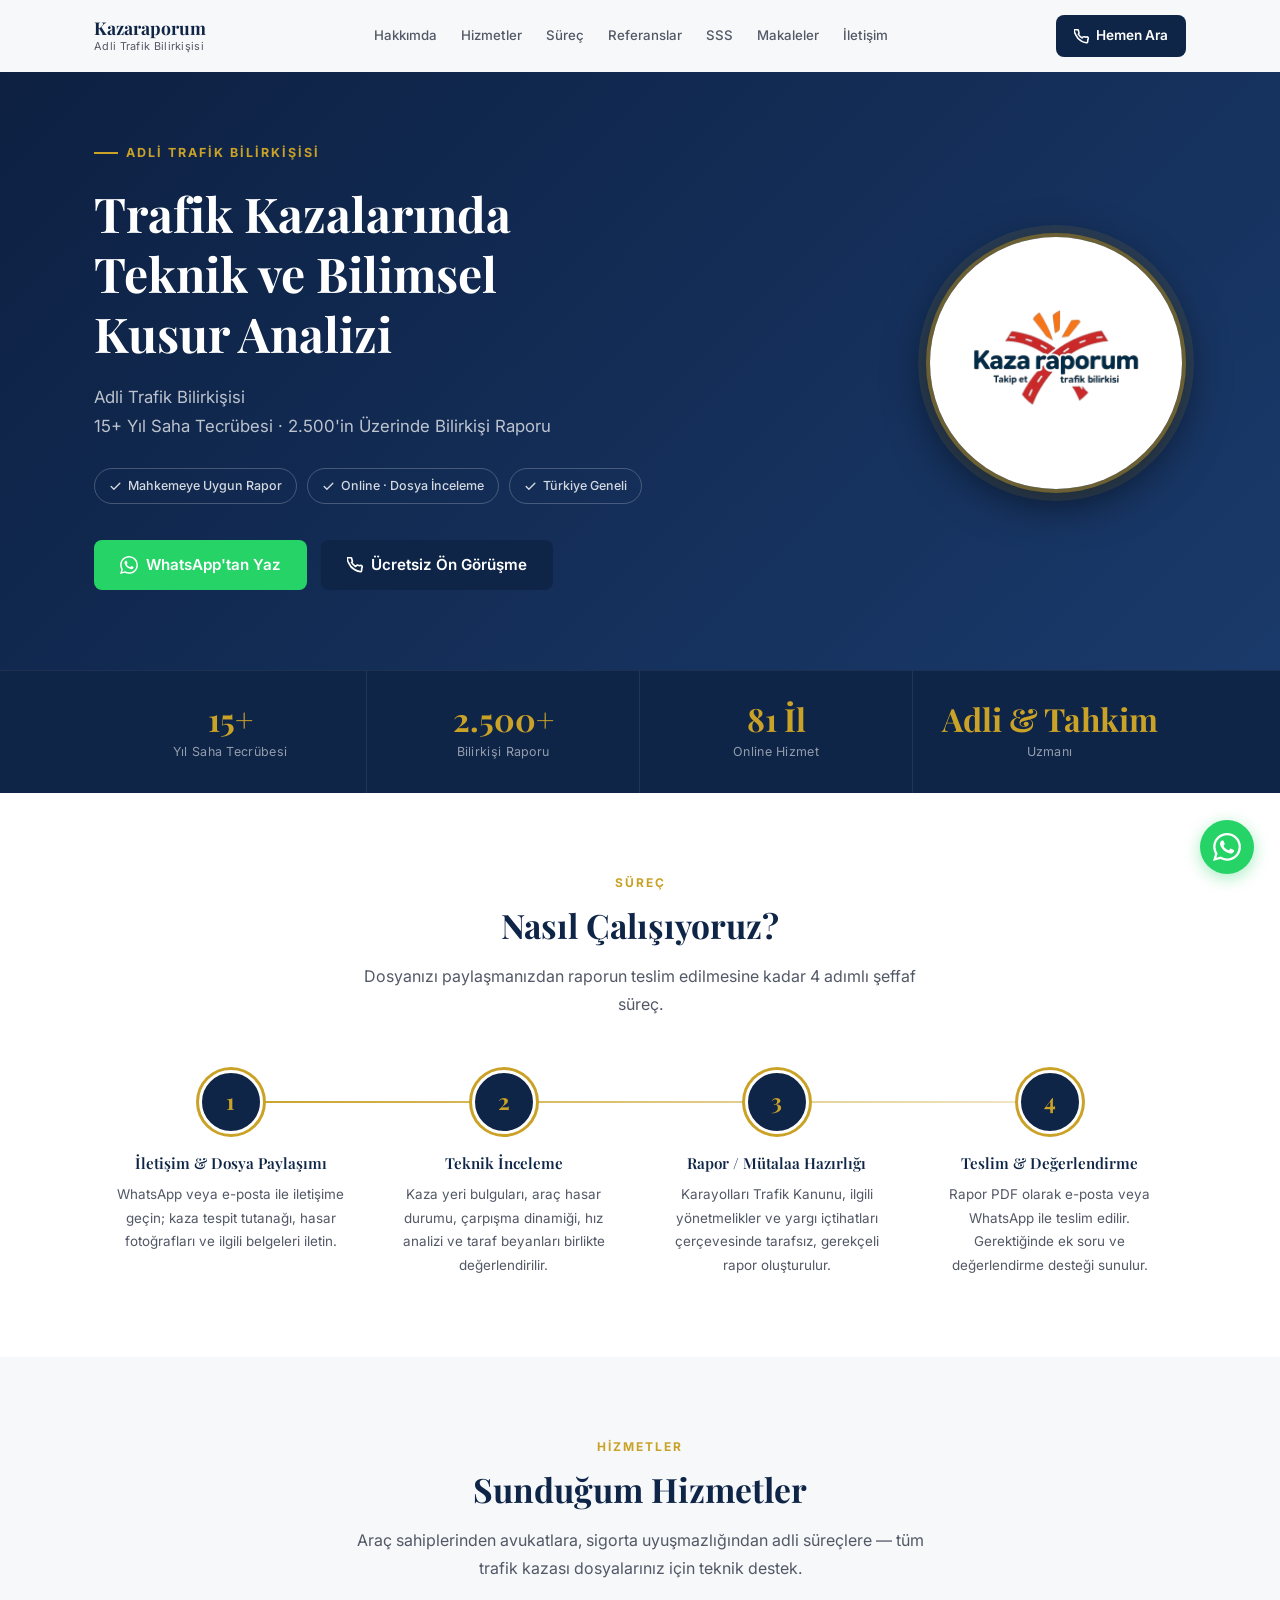
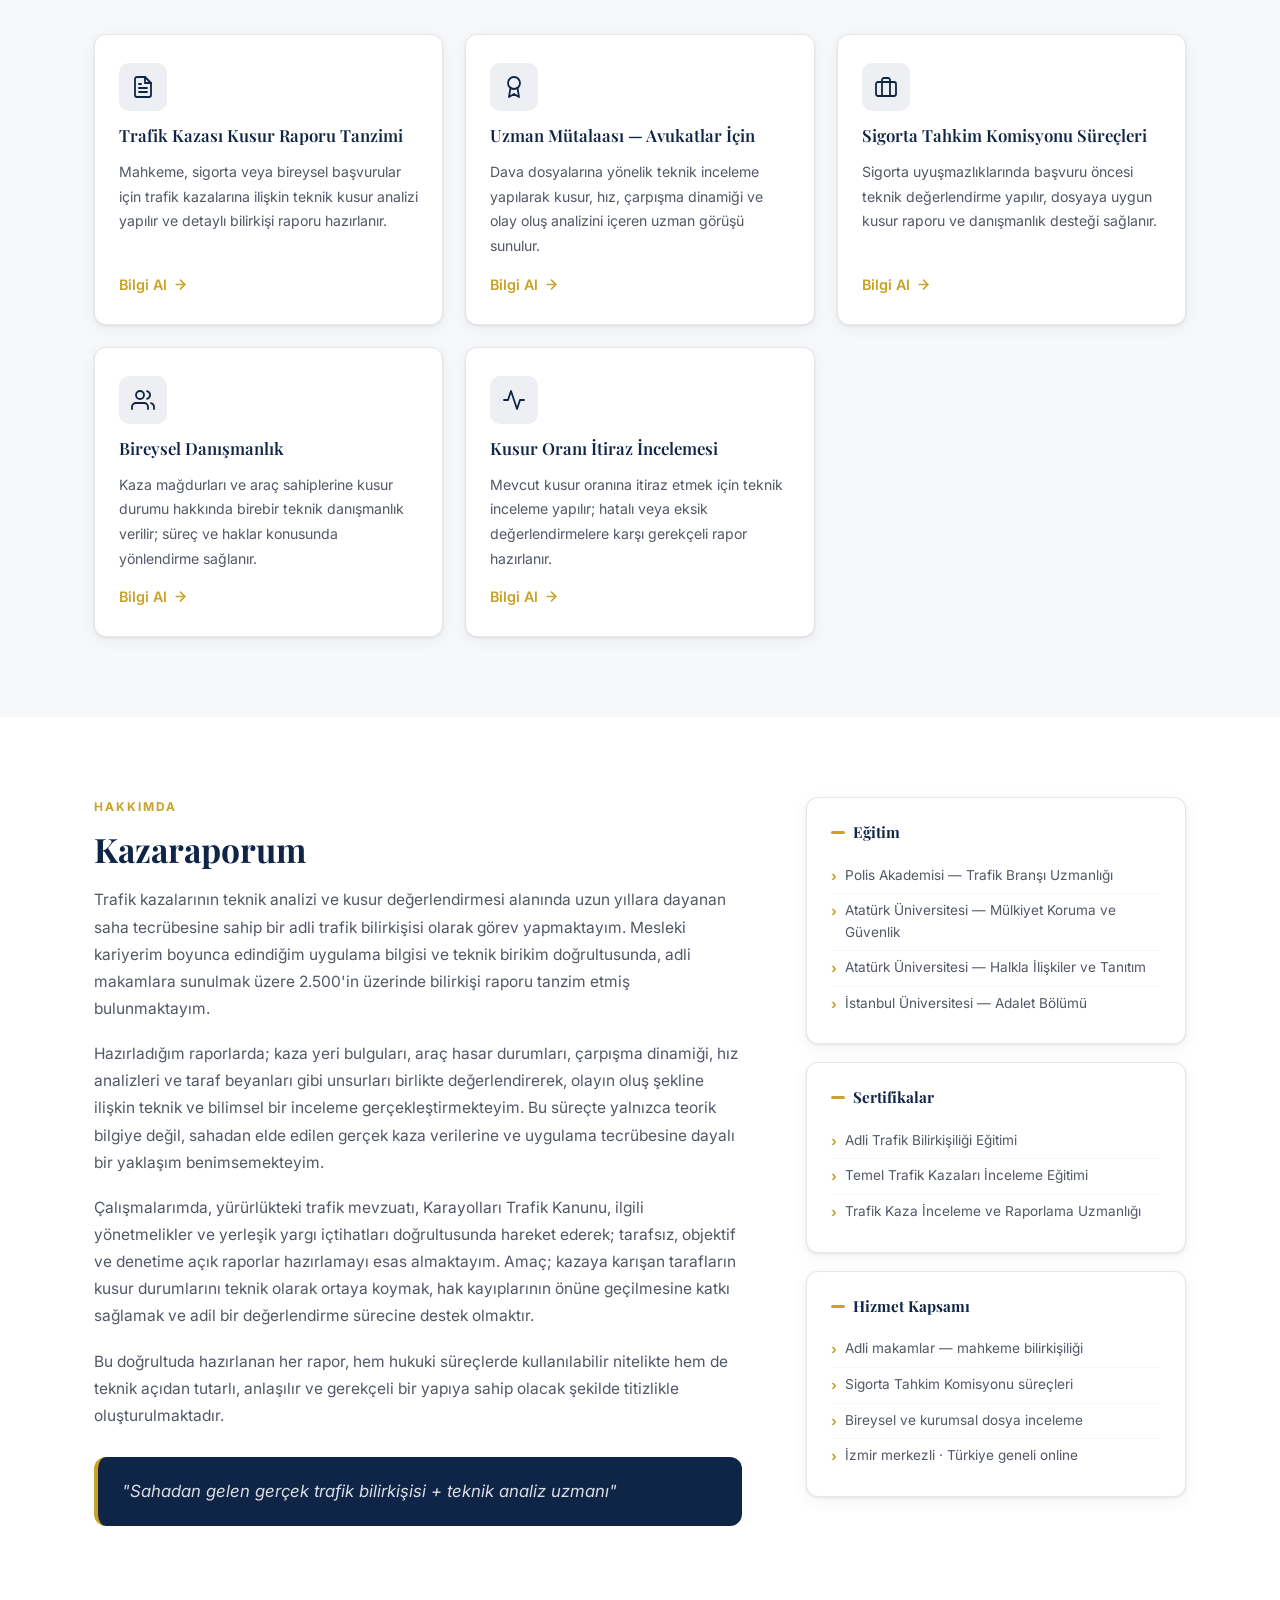
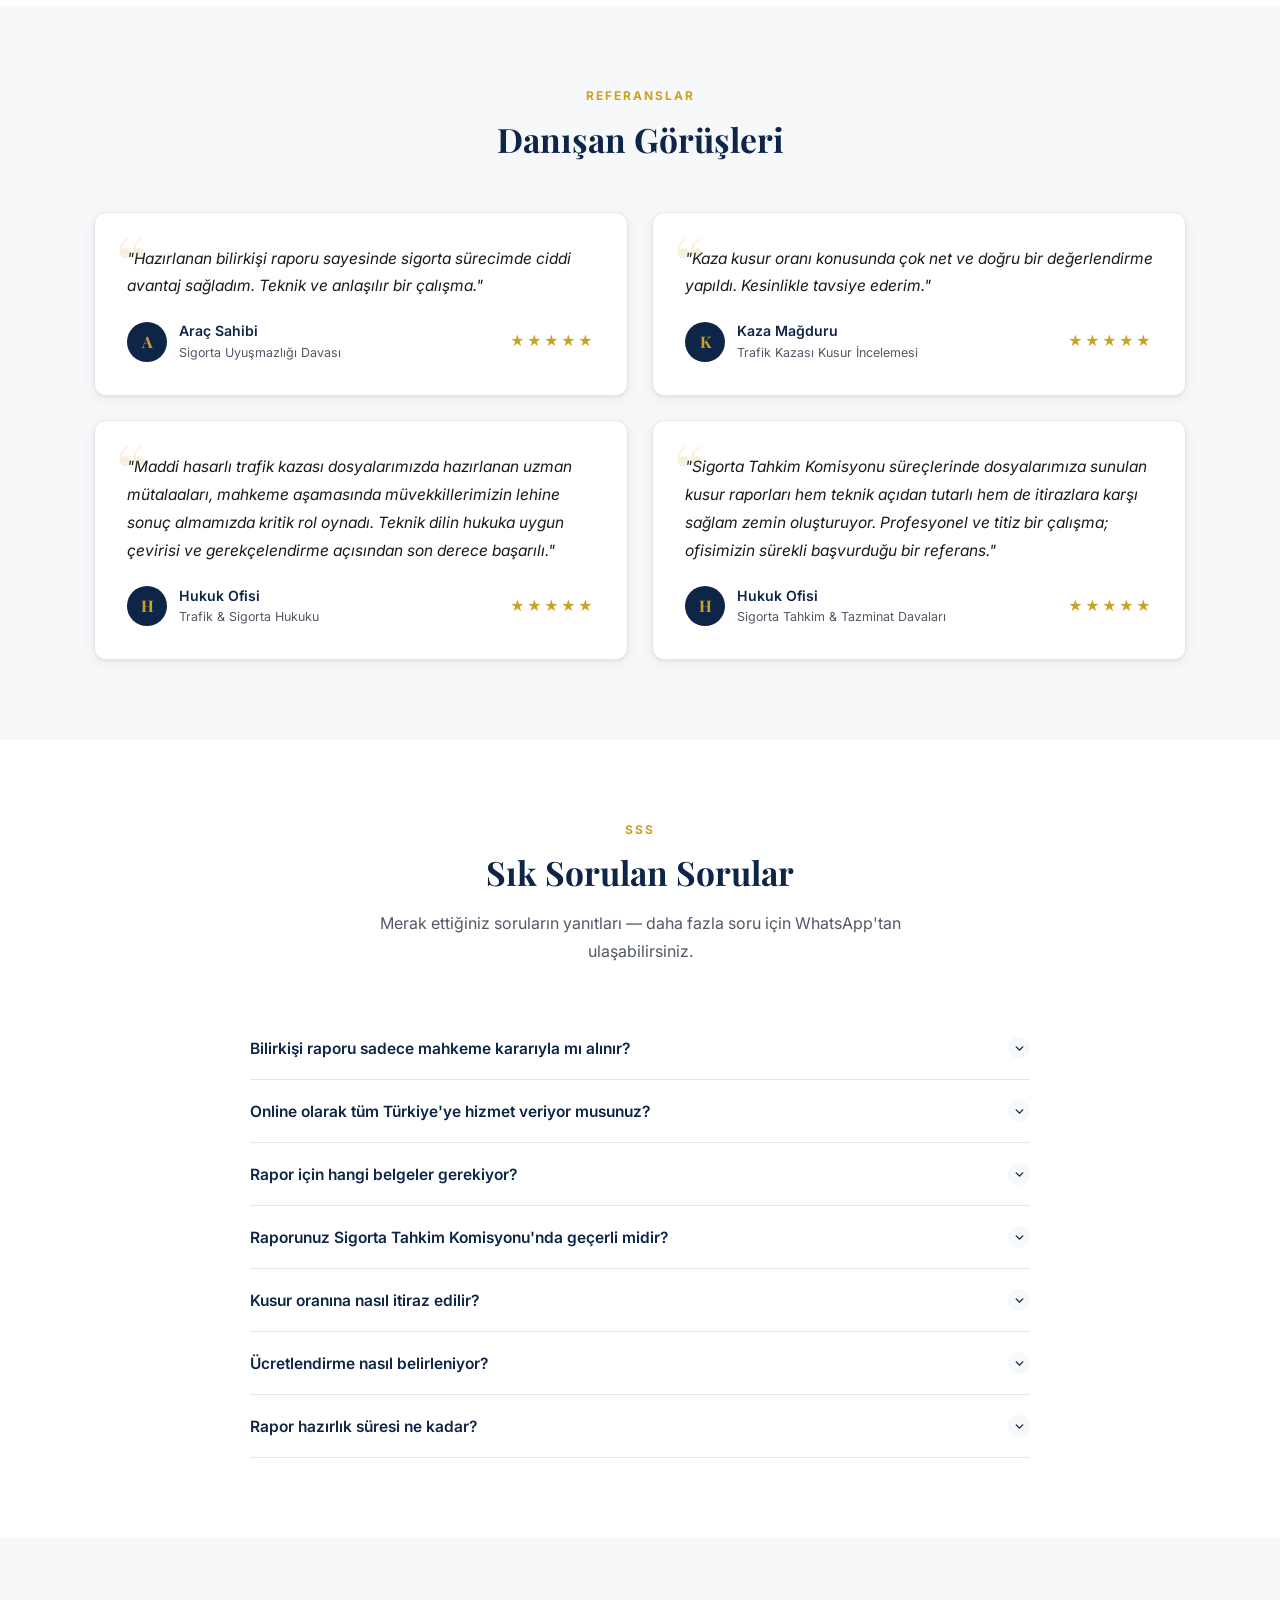
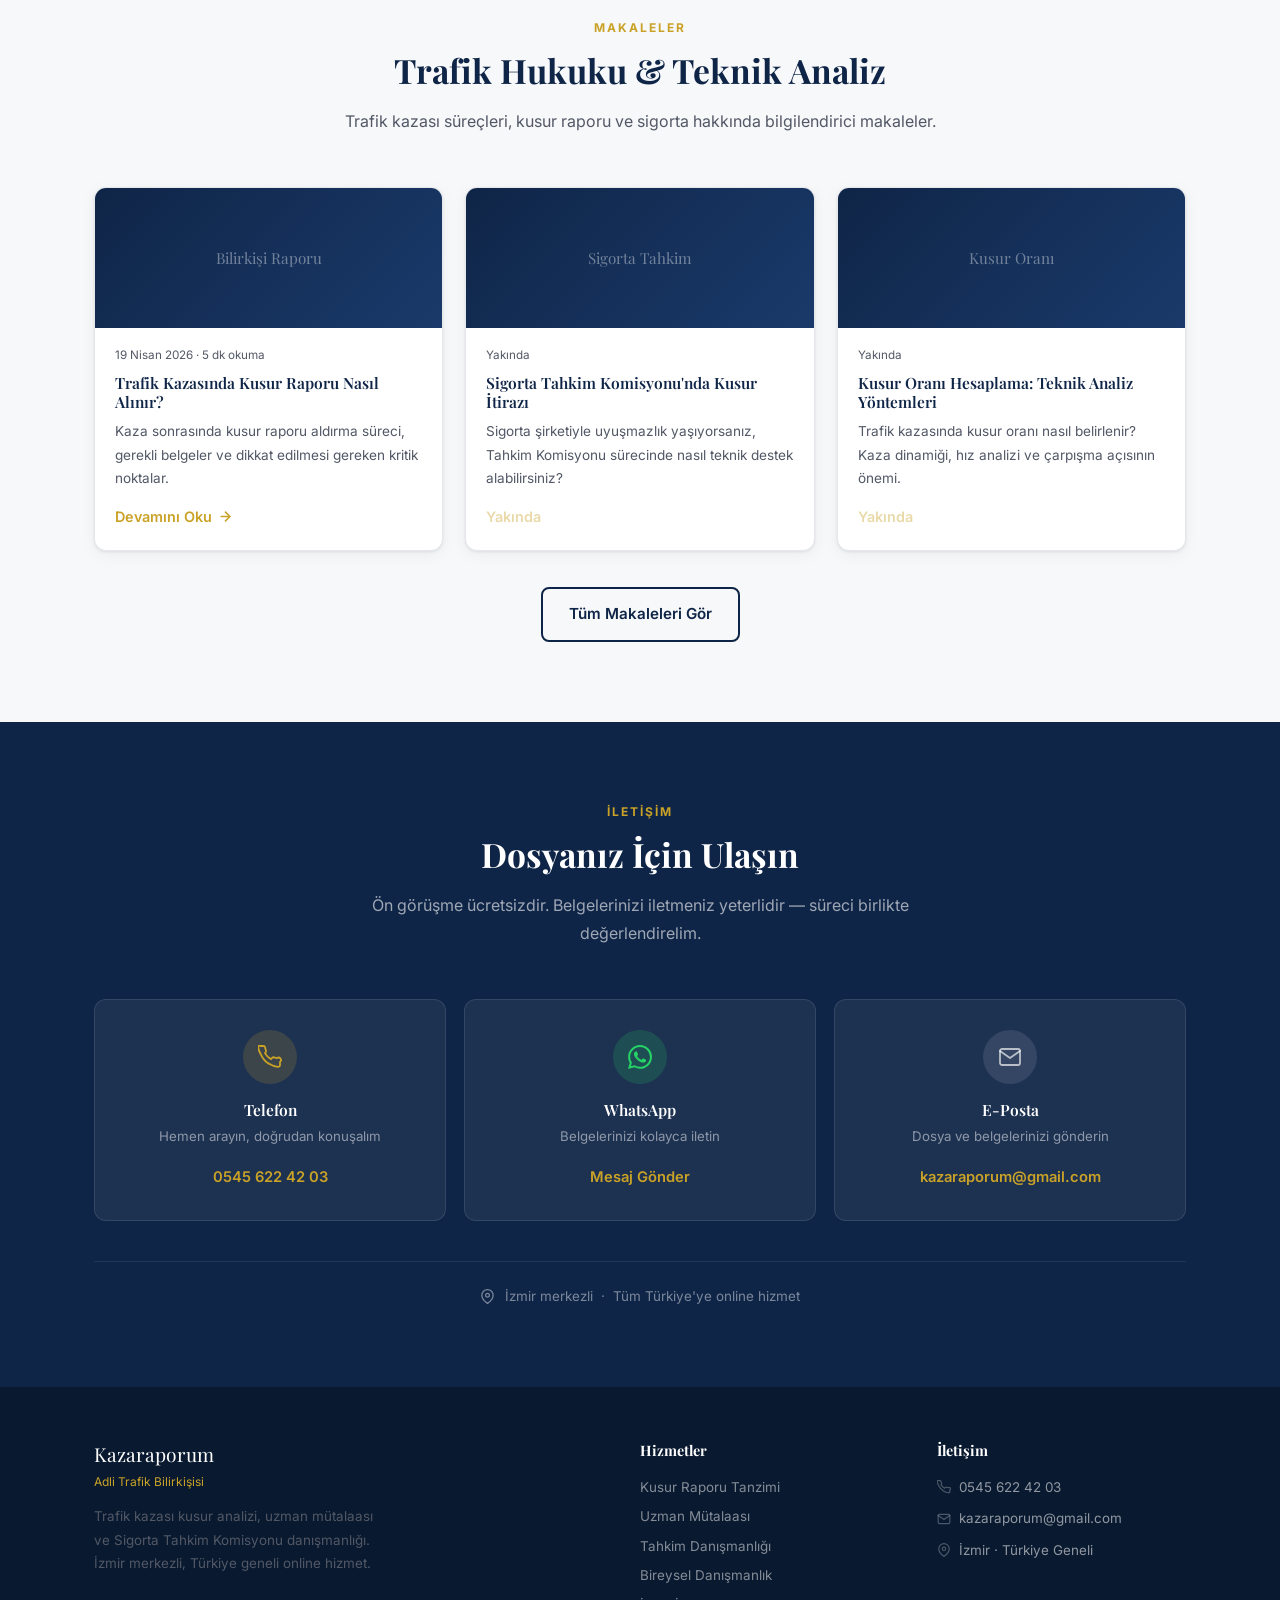
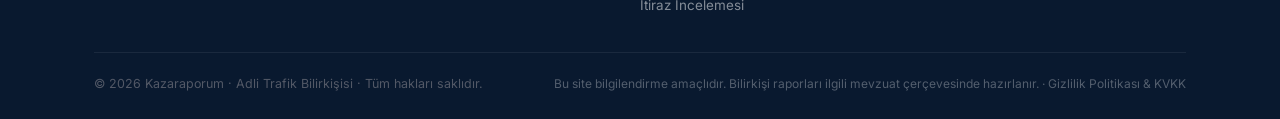
<file: index.html>
<!DOCTYPE html>
<html lang="tr">
<head>
  <meta charset="UTF-8">
  <meta name="viewport" content="width=device-width, initial-scale=1.0">
  <title>Adli Trafik Bilirkişi · Kusur Raporu | Kazaraporum İzmir</title>
  <meta name="description" content="15+ yıl tecrübe · 2.500+ bilirkişi raporu. Trafik kazası kusur raporu, uzman mütalaası, Sigorta Tahkim danışmanlığı · İzmir, Türkiye geneli.">
  <meta name="keywords" content="adli trafik bilirkişisi, trafik kazası kusur raporu, uzman mütalaası, sigorta tahkim komisyonu, kusur oranı itirazı, İzmir trafik bilirkişisi, trafik kazası danışmanlık, kazaraporum">
  <meta name="author" content="Kazaraporum">
  <meta name="robots" content="index, follow">
  <link rel="canonical" href="https://www.kazaraporum.com/">

  <!-- Open Graph -->
  <meta property="og:type" content="website">
  <meta property="og:url" content="https://www.kazaraporum.com/">
  <meta property="og:title" content="Adli Trafik Bilirkişi · Kusur Raporu | Kazaraporum İzmir">
  <meta property="og:description" content="15+ yıl tecrübe · 2.500+ bilirkişi raporu. Trafik kazası kusur raporu, uzman mütalaası, Sigorta Tahkim danışmanlığı · İzmir, Türkiye geneli.">
  <meta property="og:image" content="https://www.kazaraporum.com/assets/og-image.svg">
  <meta property="og:locale" content="tr_TR">

  <!-- Twitter Card -->
  <meta name="twitter:card" content="summary_large_image">
  <meta name="twitter:title" content="Adli Trafik Bilirkişisi Kazaraporum">
  <meta name="twitter:description" content="15+ yıl saha tecrübesi ile trafik kazası kusur raporu ve uzman mütalaası. Online – Türkiye geneli.">
  <meta name="twitter:image" content="https://www.kazaraporum.com/assets/og-image.svg">

  <link rel="icon" type="image/svg+xml" href="assets/favicon.svg">

  <!-- Google Fonts -->
  <link rel="preconnect" href="https://fonts.googleapis.com">
  <link rel="preconnect" href="https://fonts.gstatic.com" crossorigin>
  <link href="https://fonts.googleapis.com/css2?family=Inter:wght@400;500;600;700&family=Playfair+Display:ital,wght@0,700;1,400&display=swap" rel="stylesheet">

  <link rel="stylesheet" href="styles.css">

  <!-- LCP optimization: preload hero image -->
  <link rel="preload" as="image" href="assets/kaza-raporum.png" fetchpriority="high">

  <!-- Structured Data -->
  <script type="application/ld+json">
  [
    {
      "@context": "https://schema.org",
      "@type": "Person",
      "name": "Kazaraporum",
      "jobTitle": "Adli Trafik Bilirkişisi",
      "description": "15+ yıl trafik uygulaması ve kaza analizi tecrübesine sahip adli trafik bilirkişisi. 2.500+ bilirkişi raporu.",
      "telephone": "+905456224203",
      "email": "kazaraporum@gmail.com",
      "areaServed": "TR",
      "address": {"@type": "PostalAddress", "addressLocality": "İzmir", "addressCountry": "TR"}
    },
    {
      "@context": "https://schema.org",
      "@type": ["ProfessionalService", "LocalBusiness"],
      "name": "Adli Trafik Bilirkişisi Kazaraporum",
      "url": "https://www.kazaraporum.com/",
      "image": "https://www.kazaraporum.com/assets/og-image.svg",
      "logo": "https://www.kazaraporum.com/assets/favicon.svg",
      "telephone": "+905456224203",
      "email": "kazaraporum@gmail.com",
      "address": {"@type": "PostalAddress", "addressLocality": "İzmir", "addressCountry": "TR"},
      "areaServed": {"@type": "Country", "name": "Türkiye"},
      "priceRange": "₺₺",
      "sameAs": [],
      "serviceType": ["Trafik Kazası Kusur Raporu", "Uzman Mütalaası", "Sigorta Tahkim Komisyonu Danışmanlığı", "Bireysel Danışmanlık", "Kusur Oranı İtiraz İncelemesi"]
    },
    {
      "@context": "https://schema.org",
      "@type": "FAQPage",
      "mainEntity": [
        {"@type": "Question","name": "Bilirkişi raporu sadece mahkeme kararıyla mı alınır?","acceptedAnswer": {"@type": "Answer","text": "Hayır. Bireysel talep, avukat yönlendirmesi veya sigorta uyuşmazlığı kapsamında da bilirkişi raporu aldırabilirsiniz. Mahkeme ataması beklemenize gerek yoktur; dosyanızı iletmeniz yeterlidir."}},
        {"@type": "Question","name": "Online olarak tüm Türkiye'ye hizmet veriyor musunuz?","acceptedAnswer": {"@type": "Answer","text": "Evet. İzmir merkezli olmakla birlikte 81 ile online dosya inceleme hizmeti sunulmaktadır. Kaza tespit tutanağı, fotoğraf ve ilgili belgeleri WhatsApp veya e-posta ile iletmeniz yeterlidir."}},
        {"@type": "Question","name": "Rapor için hangi belgeler gerekiyor?","acceptedAnswer": {"@type": "Answer","text": "Temel belgeler şunlardır: trafik kazası tespit tutanağı, araç hasar fotoğrafları, varsa güvenlik kamera kaydı, sigorta poliçe bilgileri ve taraf beyan tutanakları. Eksik belge durumunda yönlendirme yapılır."}},
        {"@type": "Question","name": "Raporunuz Sigorta Tahkim Komisyonu'nda geçerli midir?","acceptedAnswer": {"@type": "Answer","text": "Hazırlanan raporlar; mevzuat, Karayolları Trafik Kanunu ve yerleşik yargı içtihatları doğrultusunda gerekçeli ve denetime açık biçimde oluşturulmaktadır. Sigorta Tahkim Komisyonu süreçlerinde teknik dayanak olarak kullanılabilir niteliktedir."}},
        {"@type": "Question","name": "Kusur oranına nasıl itiraz edilir?","acceptedAnswer": {"@type": "Answer","text": "Mevcut kusur raporundaki teknik hata veya eksikliklere karşı karşı-bilirkişi görüşü ya da itiraz raporu hazırlanabilir. Dosyanın tarafımıza iletilmesi, akabinde teknik inceleme yapılarak gerekçeli itiraz raporu düzenlenmesi yeterlidir."}},
        {"@type": "Question","name": "Ücretlendirme nasıl belirleniyor?","acceptedAnswer": {"@type": "Answer","text": "Ücret; dosyanın kapsamı, gerekli inceleme derinliği ve rapor türüne göre belirlenmektedir. Ön görüşme ücretsizdir; dosyanızı ilettikten sonra net fiyat bilgisi sunulmaktadır. İletişim için WhatsApp veya telefon ile ulaşabilirsiniz."}},
        {"@type": "Question","name": "Rapor hazırlık süresi ne kadar?","acceptedAnswer": {"@type": "Answer","text": "Dosyanın kapsamına ve belge eksiksizliğine bağlı olarak değişmekle birlikte standart kusur raporu ortalama 3-7 iş günü içinde teslim edilmektedir. Acil durumlarda öncelikli inceleme imkânı için görüşme yapılabilir."}}
      ]
    }
  ]
  </script>
  <!-- GA_TAG_PLACEHOLDER -->
</head>
<body>

<a href="#main" class="skip-link">İçeriğe geç</a>

<!-- ══════════════════════════════════════
     HEADER
══════════════════════════════════════ -->
<header id="header" role="banner">
  <div class="container">
    <div class="header-inner">
      <a href="#hero" class="header-brand" aria-label="Anasayfa — Kazaraporum">
        <span class="brand-name">Kazaraporum</span>
        <span class="brand-sub">Adli Trafik Bilirkişisi</span>
      </a>

      <nav class="main-nav" aria-label="Ana navigasyon">
        <a href="#hakkimda">Hakkımda</a>
        <a href="#hizmetler">Hizmetler</a>
        <a href="#surec">Süreç</a>
        <a href="#referanslar">Referanslar</a>
        <a href="#sss">SSS</a>
        <a href="#makaleler">Makaleler</a>
        <a href="#iletisim">İletişim</a>
      </nav>

      <div class="header-cta">
        <a href="tel:+905456224203" class="btn-call" aria-label="Şimdi ara: 0545 622 42 03">
          <svg width="15" height="15" viewBox="0 0 24 24" fill="none" stroke="currentColor" stroke-width="2.5" stroke-linecap="round" stroke-linejoin="round" aria-hidden="true"><path d="M22 16.92v3a2 2 0 01-2.18 2 19.79 19.79 0 01-8.63-3.07A19.5 19.5 0 013.07 9.81a19.79 19.79 0 01-3.07-8.7A2 2 0 012.18 1h3a2 2 0 012 1.72c.127.96.361 1.903.7 2.81a2 2 0 01-.45 2.11L6.91 8.15a16 16 0 006 6l1.27-1.27a2 2 0 012.11-.45c.907.339 1.85.573 2.81.7A2 2 0 0122 16.92z"/></svg>
          Hemen Ara
        </a>
        <button class="hamburger" aria-label="Menüyü aç/kapat" aria-expanded="false" aria-controls="mobile-nav">
          <span></span><span></span><span></span>
        </button>
      </div>
    </div>
  </div>
  <nav class="mobile-nav" id="mobile-nav" aria-label="Mobil navigasyon">
    <a href="#hakkimda">Hakkımda</a>
    <a href="#hizmetler">Hizmetler</a>
    <a href="#surec">Nasıl Çalışıyoruz</a>
    <a href="#referanslar">Referanslar</a>
    <a href="#sss">SSS</a>
    <a href="#makaleler">Makaleler</a>
    <a href="#iletisim">İletişim</a>
    <a href="tel:+905456224203" class="btn-call">
      <svg width="15" height="15" viewBox="0 0 24 24" fill="none" stroke="currentColor" stroke-width="2.5" stroke-linecap="round" stroke-linejoin="round" aria-hidden="true"><path d="M22 16.92v3a2 2 0 01-2.18 2 19.79 19.79 0 01-8.63-3.07A19.5 19.5 0 013.07 9.81a19.79 19.79 0 01-3.07-8.7A2 2 0 012.18 1h3a2 2 0 012 1.72c.127.96.361 1.903.7 2.81a2 2 0 01-.45 2.11L6.91 8.15a16 16 0 006 6l1.27-1.27a2 2 0 012.11-.45c.907.339 1.85.573 2.81.7A2 2 0 0122 16.92z"/></svg>
      0545 622 42 03
    </a>
  </nav>
</header>

<!-- ══════════════════════════════════════
     MAIN
══════════════════════════════════════ -->
<main id="main">

<!-- ──────────── HERO ──────────── -->
<section id="hero" aria-label="Tanıtım">
  <div class="container">
    <div class="hero-inner">
      <div class="hero-content">
        <div class="hero-label">Adli Trafik Bilirkişisi</div>
        <h1>Trafik Kazalarında<br>Teknik ve Bilimsel<br>Kusur Analizi</h1>
        <p class="hero-sub">
          Adli Trafik Bilirkişisi<br>
          15+ Yıl Saha Tecrübesi · 2.500'in Üzerinde Bilirkişi Raporu
        </p>
        <div class="hero-badges">
          <span class="hero-badge">
            <svg width="13" height="13" viewBox="0 0 24 24" fill="none" stroke="currentColor" stroke-width="2.5" stroke-linecap="round" stroke-linejoin="round" aria-hidden="true"><polyline points="20 6 9 17 4 12"/></svg>
            Mahkemeye Uygun Rapor
          </span>
          <span class="hero-badge">
            <svg width="13" height="13" viewBox="0 0 24 24" fill="none" stroke="currentColor" stroke-width="2.5" stroke-linecap="round" stroke-linejoin="round" aria-hidden="true"><polyline points="20 6 9 17 4 12"/></svg>
            Online · Dosya İnceleme
          </span>
          <span class="hero-badge">
            <svg width="13" height="13" viewBox="0 0 24 24" fill="none" stroke="currentColor" stroke-width="2.5" stroke-linecap="round" stroke-linejoin="round" aria-hidden="true"><polyline points="20 6 9 17 4 12"/></svg>
            Türkiye Geneli
          </span>
        </div>
        <div class="hero-actions">
          <a href="https://wa.me/905456224203?text=Merhaba%2C%20trafik%20kazas%C4%B1%20kusur%20raporu%20hakk%C4%B1nda%20bilgi%20almak%20istiyorum."
             class="btn btn-whatsapp" target="_blank" rel="noopener noreferrer" aria-label="WhatsApp'tan mesaj gönder">
            <svg width="18" height="18" viewBox="0 0 24 24" fill="currentColor" aria-hidden="true"><path d="M17.472 14.382c-.297-.149-1.758-.867-2.03-.967-.273-.099-.471-.148-.67.15-.197.297-.767.966-.94 1.164-.173.199-.347.223-.644.075-.297-.15-1.255-.463-2.39-1.475-.883-.788-1.48-1.761-1.653-2.059-.173-.297-.018-.458.13-.606.134-.133.298-.347.446-.52.149-.174.198-.298.298-.497.099-.198.05-.371-.025-.52-.075-.149-.669-1.612-.916-2.207-.242-.579-.487-.5-.669-.51-.173-.008-.371-.01-.57-.01-.198 0-.52.074-.792.372-.272.297-1.04 1.016-1.04 2.479 0 1.462 1.065 2.875 1.213 3.074.149.198 2.096 3.2 5.077 4.487.709.306 1.262.489 1.694.625.712.227 1.36.195 1.871.118.571-.085 1.758-.719 2.006-1.413.248-.694.248-1.289.173-1.413-.074-.124-.272-.198-.57-.347m-5.421 7.403h-.004a9.87 9.87 0 01-5.031-1.378l-.361-.214-3.741.982.998-3.648-.235-.374a9.86 9.86 0 01-1.51-5.26c.001-5.45 4.436-9.884 9.888-9.884 2.64 0 5.122 1.03 6.988 2.898a9.825 9.825 0 012.893 6.994c-.003 5.45-4.437 9.884-9.885 9.884m8.413-18.297A11.815 11.815 0 0012.05 0C5.495 0 .16 5.335.157 11.892c0 2.096.547 4.142 1.588 5.945L.057 24l6.305-1.654a11.882 11.882 0 005.683 1.448h.005c6.554 0 11.89-5.335 11.893-11.893a11.821 11.821 0 00-3.48-8.413z"/></svg>
            WhatsApp'tan Yaz
          </a>
          <a href="tel:+905456224203" class="btn btn-primary" aria-label="Telefon ile ara">
            <svg width="16" height="16" viewBox="0 0 24 24" fill="none" stroke="currentColor" stroke-width="2.5" stroke-linecap="round" stroke-linejoin="round" aria-hidden="true"><path d="M22 16.92v3a2 2 0 01-2.18 2 19.79 19.79 0 01-8.63-3.07A19.5 19.5 0 013.07 9.81a19.79 19.79 0 01-3.07-8.7A2 2 0 012.18 1h3a2 2 0 012 1.72c.127.96.361 1.903.7 2.81a2 2 0 01-.45 2.11L6.91 8.15a16 16 0 006 6l1.27-1.27a2 2 0 012.11-.45c.907.339 1.85.573 2.81.7A2 2 0 0122 16.92z"/></svg>
            Ücretsiz Ön Görüşme
          </a>
        </div>
      </div>
      <div class="hero-image" aria-hidden="true">
        <img src="assets/kaza-raporum.png" alt="Kaza Raporum — Trafik Bilirkişisi" width="260" height="260" fetchpriority="high" decoding="async" style="width:100%;height:100%;object-fit:contain;background:transparent">
      </div>
    </div>
  </div>
</section>

<!-- ──────────── STATS BAND ──────────── -->
<div id="stats" role="region" aria-label="Deneyim istatistikleri">
  <div class="container">
    <div class="stats-grid">
      <div class="stat-item">
        <div class="stat-num">15+</div>
        <div class="stat-label">Yıl Saha Tecrübesi</div>
      </div>
      <div class="stat-item">
        <div class="stat-num">2.500+</div>
        <div class="stat-label">Bilirkişi Raporu</div>
      </div>
      <div class="stat-item">
        <div class="stat-num">81 İl</div>
        <div class="stat-label">Online Hizmet</div>
      </div>
      <div class="stat-item">
        <div class="stat-num">Adli &amp; Tahkim</div>
        <div class="stat-label">Uzmanı</div>
      </div>
    </div>
  </div>
</div>

<!-- ──────────── SÜREÇ ──────────── -->
<section id="surec" aria-labelledby="process-title">
  <div class="container">
    <div class="section-header center">
      <span class="section-label">Süreç</span>
      <h2 id="process-title" class="section-title">Nasıl Çalışıyoruz?</h2>
      <p class="section-desc">Dosyanızı paylaşmanızdan raporun teslim edilmesine kadar 4 adımlı şeffaf süreç.</p>
    </div>
    <div class="process-grid">
      <div class="process-step">
        <div class="step-num" aria-hidden="true">1</div>
        <h3>İletişim &amp; Dosya Paylaşımı</h3>
        <p>WhatsApp veya e-posta ile iletişime geçin; kaza tespit tutanağı, hasar fotoğrafları ve ilgili belgeleri iletin.</p>
      </div>
      <div class="process-step">
        <div class="step-num" aria-hidden="true">2</div>
        <h3>Teknik İnceleme</h3>
        <p>Kaza yeri bulguları, araç hasar durumu, çarpışma dinamiği, hız analizi ve taraf beyanları birlikte değerlendirilir.</p>
      </div>
      <div class="process-step">
        <div class="step-num" aria-hidden="true">3</div>
        <h3>Rapor / Mütalaa Hazırlığı</h3>
        <p>Karayolları Trafik Kanunu, ilgili yönetmelikler ve yargı içtihatları çerçevesinde tarafsız, gerekçeli rapor oluşturulur.</p>
      </div>
      <div class="process-step">
        <div class="step-num" aria-hidden="true">4</div>
        <h3>Teslim &amp; Değerlendirme</h3>
        <p>Rapor PDF olarak e-posta veya WhatsApp ile teslim edilir. Gerektiğinde ek soru ve değerlendirme desteği sunulur.</p>
      </div>
    </div>
  </div>
</section>

<!-- ──────────── HİZMETLER ──────────── -->
<section id="hizmetler" class="section-bg" aria-labelledby="services-title">
  <div class="container">
    <div class="section-header center">
      <span class="section-label">Hizmetler</span>
      <h2 id="services-title" class="section-title">Sunduğum Hizmetler</h2>
      <p class="section-desc">Araç sahiplerinden avukatlara, sigorta uyuşmazlığından adli süreçlere — tüm trafik kazası dosyalarınız için teknik destek.</p>
    </div>
    <div class="services-grid">

      <div class="service-card">
        <div class="service-icon">
          <svg viewBox="0 0 24 24" fill="none" stroke="currentColor" stroke-width="1.8" stroke-linecap="round" stroke-linejoin="round" aria-hidden="true"><path d="M14 2H6a2 2 0 00-2 2v16a2 2 0 002 2h12a2 2 0 002-2V8z"/><polyline points="14 2 14 8 20 8"/><line x1="16" y1="13" x2="8" y2="13"/><line x1="16" y1="17" x2="8" y2="17"/><polyline points="10 9 9 9 8 9"/></svg>
        </div>
        <h3>Trafik Kazası Kusur Raporu Tanzimi</h3>
        <p>Mahkeme, sigorta veya bireysel başvurular için trafik kazalarına ilişkin teknik kusur analizi yapılır ve detaylı bilirkişi raporu hazırlanır.</p>
        <a href="https://wa.me/905456224203?text=Kusur%20raporu%20tanzimi%20hakk%C4%B1nda%20bilgi%20almak%20istiyorum." class="btn-ghost" target="_blank" rel="noopener noreferrer">
          Bilgi Al
          <svg width="15" height="15" viewBox="0 0 24 24" fill="none" stroke="currentColor" stroke-width="2.5" stroke-linecap="round" stroke-linejoin="round" aria-hidden="true"><line x1="5" y1="12" x2="19" y2="12"/><polyline points="12 5 19 12 12 19"/></svg>
        </a>
      </div>

      <div class="service-card">
        <div class="service-icon">
          <svg viewBox="0 0 24 24" fill="none" stroke="currentColor" stroke-width="1.8" stroke-linecap="round" stroke-linejoin="round" aria-hidden="true"><circle cx="12" cy="8" r="6"/><path d="M15.477 12.89L17 22l-5-3-5 3 1.523-9.11"/></svg>
        </div>
        <h3>Uzman Mütalaası — Avukatlar İçin</h3>
        <p>Dava dosyalarına yönelik teknik inceleme yapılarak kusur, hız, çarpışma dinamiği ve olay oluş analizini içeren uzman görüşü sunulur.</p>
        <a href="https://wa.me/905456224203?text=Uzman%20m%C3%BCtalaas%C4%B1%20hakk%C4%B1nda%20bilgi%20almak%20istiyorum." class="btn-ghost" target="_blank" rel="noopener noreferrer">
          Bilgi Al
          <svg width="15" height="15" viewBox="0 0 24 24" fill="none" stroke="currentColor" stroke-width="2.5" stroke-linecap="round" stroke-linejoin="round" aria-hidden="true"><line x1="5" y1="12" x2="19" y2="12"/><polyline points="12 5 19 12 12 19"/></svg>
        </a>
      </div>

      <div class="service-card">
        <div class="service-icon">
          <svg viewBox="0 0 24 24" fill="none" stroke="currentColor" stroke-width="1.8" stroke-linecap="round" stroke-linejoin="round" aria-hidden="true"><rect x="2" y="7" width="20" height="14" rx="2" ry="2"/><path d="M16 21V5a2 2 0 00-2-2h-4a2 2 0 00-2 2v16"/></svg>
        </div>
        <h3>Sigorta Tahkim Komisyonu Süreçleri</h3>
        <p>Sigorta uyuşmazlıklarında başvuru öncesi teknik değerlendirme yapılır, dosyaya uygun kusur raporu ve danışmanlık desteği sağlanır.</p>
        <a href="https://wa.me/905456224203?text=Sigorta%20Tahkim%20Komisyonu%20s%C3%BCreci%20hakk%C4%B1nda%20bilgi%20almak%20istiyorum." class="btn-ghost" target="_blank" rel="noopener noreferrer">
          Bilgi Al
          <svg width="15" height="15" viewBox="0 0 24 24" fill="none" stroke="currentColor" stroke-width="2.5" stroke-linecap="round" stroke-linejoin="round" aria-hidden="true"><line x1="5" y1="12" x2="19" y2="12"/><polyline points="12 5 19 12 12 19"/></svg>
        </a>
      </div>

      <div class="service-card">
        <div class="service-icon">
          <svg viewBox="0 0 24 24" fill="none" stroke="currentColor" stroke-width="1.8" stroke-linecap="round" stroke-linejoin="round" aria-hidden="true"><path d="M17 21v-2a4 4 0 00-4-4H5a4 4 0 00-4 4v2"/><circle cx="9" cy="7" r="4"/><path d="M23 21v-2a4 4 0 00-3-3.87"/><path d="M16 3.13a4 4 0 010 7.75"/></svg>
        </div>
        <h3>Bireysel Danışmanlık</h3>
        <p>Kaza mağdurları ve araç sahiplerine kusur durumu hakkında birebir teknik danışmanlık verilir; süreç ve haklar konusunda yönlendirme sağlanır.</p>
        <a href="https://wa.me/905456224203?text=Bireysel%20dan%C4%B1%C5%9Fmanl%C4%B1k%20hakk%C4%B1nda%20bilgi%20almak%20istiyorum." class="btn-ghost" target="_blank" rel="noopener noreferrer">
          Bilgi Al
          <svg width="15" height="15" viewBox="0 0 24 24" fill="none" stroke="currentColor" stroke-width="2.5" stroke-linecap="round" stroke-linejoin="round" aria-hidden="true"><line x1="5" y1="12" x2="19" y2="12"/><polyline points="12 5 19 12 12 19"/></svg>
        </a>
      </div>

      <div class="service-card">
        <div class="service-icon">
          <svg viewBox="0 0 24 24" fill="none" stroke="currentColor" stroke-width="1.8" stroke-linecap="round" stroke-linejoin="round" aria-hidden="true"><polyline points="22 12 18 12 15 21 9 3 6 12 2 12"/></svg>
        </div>
        <h3>Kusur Oranı İtiraz İncelemesi</h3>
        <p>Mevcut kusur oranına itiraz etmek için teknik inceleme yapılır; hatalı veya eksik değerlendirmelere karşı gerekçeli rapor hazırlanır.</p>
        <a href="https://wa.me/905456224203?text=Kusur%20oran%C4%B1%20itiraz%20incelemesi%20hakk%C4%B1nda%20bilgi%20almak%20istiyorum." class="btn-ghost" target="_blank" rel="noopener noreferrer">
          Bilgi Al
          <svg width="15" height="15" viewBox="0 0 24 24" fill="none" stroke="currentColor" stroke-width="2.5" stroke-linecap="round" stroke-linejoin="round" aria-hidden="true"><line x1="5" y1="12" x2="19" y2="12"/><polyline points="12 5 19 12 12 19"/></svg>
        </a>
      </div>

    </div>
  </div>
</section>

<!-- ──────────── HAKKIMDA ──────────── -->
<section id="hakkimda" aria-labelledby="about-title">
  <div class="container">
    <div class="about-inner">
      <div class="about-text">
        <span class="section-label">Hakkımda</span>
        <h2 id="about-title" class="section-title">Kazaraporum</h2>
        <p>Trafik kazalarının teknik analizi ve kusur değerlendirmesi alanında uzun yıllara dayanan saha tecrübesine sahip bir adli trafik bilirkişisi olarak görev yapmaktayım. Mesleki kariyerim boyunca edindiğim uygulama bilgisi ve teknik birikim doğrultusunda, adli makamlara sunulmak üzere 2.500'in üzerinde bilirkişi raporu tanzim etmiş bulunmaktayım.</p>
        <p>Hazırladığım raporlarda; kaza yeri bulguları, araç hasar durumları, çarpışma dinamiği, hız analizleri ve taraf beyanları gibi unsurları birlikte değerlendirerek, olayın oluş şekline ilişkin teknik ve bilimsel bir inceleme gerçekleştirmekteyim. Bu süreçte yalnızca teorik bilgiye değil, sahadan elde edilen gerçek kaza verilerine ve uygulama tecrübesine dayalı bir yaklaşım benimsemekteyim.</p>
        <p>Çalışmalarımda, yürürlükteki trafik mevzuatı, Karayolları Trafik Kanunu, ilgili yönetmelikler ve yerleşik yargı içtihatları doğrultusunda hareket ederek; tarafsız, objektif ve denetime açık raporlar hazırlamayı esas almaktayım. Amaç; kazaya karışan tarafların kusur durumlarını teknik olarak ortaya koymak, hak kayıplarının önüne geçilmesine katkı sağlamak ve adil bir değerlendirme sürecine destek olmaktır.</p>
        <p>Bu doğrultuda hazırlanan her rapor, hem hukuki süreçlerde kullanılabilir nitelikte hem de teknik açıdan tutarlı, anlaşılır ve gerekçeli bir yapıya sahip olacak şekilde titizlikle oluşturulmaktadır.</p>
        <div class="about-positioning">
          <p>"Sahadan gelen gerçek trafik bilirkişisi + teknik analiz uzmanı"</p>
        </div>
      </div>

      <div class="about-cards">
        <div class="about-card">
          <h4>Eğitim</h4>
          <ul>
            <li>Polis Akademisi — Trafik Branşı Uzmanlığı</li>
            <li>Atatürk Üniversitesi — Mülkiyet Koruma ve Güvenlik</li>
            <li>Atatürk Üniversitesi — Halkla İlişkiler ve Tanıtım</li>
            <li>İstanbul Üniversitesi — Adalet Bölümü</li>
          </ul>
        </div>
        <div class="about-card">
          <h4>Sertifikalar</h4>
          <ul>
            <li>Adli Trafik Bilirkişiliği Eğitimi</li>
            <li>Temel Trafik Kazaları İnceleme Eğitimi</li>
            <li>Trafik Kaza İnceleme ve Raporlama Uzmanlığı</li>
          </ul>
        </div>
        <div class="about-card">
          <h4>Hizmet Kapsamı</h4>
          <ul>
            <li>Adli makamlar — mahkeme bilirkişiliği</li>
            <li>Sigorta Tahkim Komisyonu süreçleri</li>
            <li>Bireysel ve kurumsal dosya inceleme</li>
            <li>İzmir merkezli · Türkiye geneli online</li>
          </ul>
        </div>
      </div>
    </div>
  </div>
</section>

<!-- ──────────── REFERANSLAR ──────────── -->
<section id="referanslar" class="section-bg" aria-labelledby="ref-title">
  <div class="container">
    <div class="section-header center">
      <span class="section-label">Referanslar</span>
      <h2 id="ref-title" class="section-title">Danışan Görüşleri</h2>
    </div>
    <div class="testimonials-grid">
      <div class="testimonial-card">
        <p>"Hazırlanan bilirkişi raporu sayesinde sigorta sürecimde ciddi avantaj sağladım. Teknik ve anlaşılır bir çalışma."</p>
        <div class="testimonial-meta">
          <div class="testimonial-avatar" aria-hidden="true">A</div>
          <div>
            <div class="testimonial-name">Araç Sahibi</div>
            <div class="testimonial-role">Sigorta Uyuşmazlığı Davası</div>
          </div>
          <div class="stars" aria-label="5 üzerinden 5 yıldız">★★★★★</div>
        </div>
      </div>
      <div class="testimonial-card">
        <p>"Kaza kusur oranı konusunda çok net ve doğru bir değerlendirme yapıldı. Kesinlikle tavsiye ederim."</p>
        <div class="testimonial-meta">
          <div class="testimonial-avatar" aria-hidden="true">K</div>
          <div>
            <div class="testimonial-name">Kaza Mağduru</div>
            <div class="testimonial-role">Trafik Kazası Kusur İncelemesi</div>
          </div>
          <div class="stars" aria-label="5 üzerinden 5 yıldız">★★★★★</div>
        </div>
      </div>
      <div class="testimonial-card">
        <p>"Maddi hasarlı trafik kazası dosyalarımızda hazırlanan uzman mütalaaları, mahkeme aşamasında müvekkillerimizin lehine sonuç almamızda kritik rol oynadı. Teknik dilin hukuka uygun çevirisi ve gerekçelendirme açısından son derece başarılı."</p>
        <div class="testimonial-meta">
          <div class="testimonial-avatar" aria-hidden="true">H</div>
          <div>
            <div class="testimonial-name">Hukuk Ofisi</div>
            <div class="testimonial-role">Trafik &amp; Sigorta Hukuku</div>
          </div>
          <div class="stars" aria-label="5 üzerinden 5 yıldız">★★★★★</div>
        </div>
      </div>
      <div class="testimonial-card">
        <p>"Sigorta Tahkim Komisyonu süreçlerinde dosyalarımıza sunulan kusur raporları hem teknik açıdan tutarlı hem de itirazlara karşı sağlam zemin oluşturuyor. Profesyonel ve titiz bir çalışma; ofisimizin sürekli başvurduğu bir referans."</p>
        <div class="testimonial-meta">
          <div class="testimonial-avatar" aria-hidden="true">H</div>
          <div>
            <div class="testimonial-name">Hukuk Ofisi</div>
            <div class="testimonial-role">Sigorta Tahkim &amp; Tazminat Davaları</div>
          </div>
          <div class="stars" aria-label="5 üzerinden 5 yıldız">★★★★★</div>
        </div>
      </div>
    </div>
  </div>
</section>

<!-- ──────────── SSS ──────────── -->
<section id="sss" aria-labelledby="faq-title">
  <div class="container">
    <div class="section-header center">
      <span class="section-label">SSS</span>
      <h2 id="faq-title" class="section-title">Sık Sorulan Sorular</h2>
      <p class="section-desc">Merak ettiğiniz soruların yanıtları — daha fazla soru için WhatsApp'tan ulaşabilirsiniz.</p>
    </div>
    <div class="faq-list">

      <div class="faq-item">
        <button class="faq-question" aria-expanded="false">
          Bilirkişi raporu sadece mahkeme kararıyla mı alınır?
          <span class="faq-chevron" aria-hidden="true">
            <svg width="13" height="13" viewBox="0 0 24 24" fill="none" stroke="currentColor" stroke-width="2.5" stroke-linecap="round" stroke-linejoin="round"><polyline points="6 9 12 15 18 9"/></svg>
          </span>
        </button>
        <div class="faq-answer">
          <div class="faq-answer-inner">
            <p>Hayır. Bireysel talep, avukat yönlendirmesi veya sigorta uyuşmazlığı kapsamında da bilirkişi raporu aldırabilirsiniz. Mahkeme ataması beklemenize gerek yoktur; dosyanızı iletmeniz yeterlidir.</p>
          </div>
        </div>
      </div>

      <div class="faq-item">
        <button class="faq-question" aria-expanded="false">
          Online olarak tüm Türkiye'ye hizmet veriyor musunuz?
          <span class="faq-chevron" aria-hidden="true">
            <svg width="13" height="13" viewBox="0 0 24 24" fill="none" stroke="currentColor" stroke-width="2.5" stroke-linecap="round" stroke-linejoin="round"><polyline points="6 9 12 15 18 9"/></svg>
          </span>
        </button>
        <div class="faq-answer">
          <div class="faq-answer-inner">
            <p>Evet. İzmir merkezli olmakla birlikte 81 ile online dosya inceleme hizmeti sunulmaktadır. Kaza tespit tutanağı, fotoğraf ve ilgili belgeleri WhatsApp veya e-posta ile iletmeniz yeterlidir.</p>
          </div>
        </div>
      </div>

      <div class="faq-item">
        <button class="faq-question" aria-expanded="false">
          Rapor için hangi belgeler gerekiyor?
          <span class="faq-chevron" aria-hidden="true">
            <svg width="13" height="13" viewBox="0 0 24 24" fill="none" stroke="currentColor" stroke-width="2.5" stroke-linecap="round" stroke-linejoin="round"><polyline points="6 9 12 15 18 9"/></svg>
          </span>
        </button>
        <div class="faq-answer">
          <div class="faq-answer-inner">
            <p>Temel belgeler şunlardır: trafik kazası tespit tutanağı, araç hasar fotoğrafları, varsa güvenlik kamera kaydı, sigorta poliçe bilgileri ve taraf beyan tutanakları. Eksik belge durumunda yönlendirme yapılır.</p>
          </div>
        </div>
      </div>

      <div class="faq-item">
        <button class="faq-question" aria-expanded="false">
          Raporunuz Sigorta Tahkim Komisyonu'nda geçerli midir?
          <span class="faq-chevron" aria-hidden="true">
            <svg width="13" height="13" viewBox="0 0 24 24" fill="none" stroke="currentColor" stroke-width="2.5" stroke-linecap="round" stroke-linejoin="round"><polyline points="6 9 12 15 18 9"/></svg>
          </span>
        </button>
        <div class="faq-answer">
          <div class="faq-answer-inner">
            <p>Hazırlanan raporlar; mevzuat, Karayolları Trafik Kanunu ve yerleşik yargı içtihatları doğrultusunda gerekçeli ve denetime açık biçimde oluşturulmaktadır. Sigorta Tahkim Komisyonu süreçlerinde teknik dayanak olarak kullanılabilir niteliktedir.</p>
          </div>
        </div>
      </div>

      <div class="faq-item">
        <button class="faq-question" aria-expanded="false">
          Kusur oranına nasıl itiraz edilir?
          <span class="faq-chevron" aria-hidden="true">
            <svg width="13" height="13" viewBox="0 0 24 24" fill="none" stroke="currentColor" stroke-width="2.5" stroke-linecap="round" stroke-linejoin="round"><polyline points="6 9 12 15 18 9"/></svg>
          </span>
        </button>
        <div class="faq-answer">
          <div class="faq-answer-inner">
            <p>Mevcut kusur raporundaki teknik hata veya eksikliklere karşı karşı-bilirkişi görüşü ya da itiraz raporu hazırlanabilir. Dosyanın tarafımıza iletilmesi, akabinde teknik inceleme yapılarak gerekçeli itiraz raporu düzenlenmesi yeterlidir.</p>
          </div>
        </div>
      </div>

      <div class="faq-item">
        <button class="faq-question" aria-expanded="false">
          Ücretlendirme nasıl belirleniyor?
          <span class="faq-chevron" aria-hidden="true">
            <svg width="13" height="13" viewBox="0 0 24 24" fill="none" stroke="currentColor" stroke-width="2.5" stroke-linecap="round" stroke-linejoin="round"><polyline points="6 9 12 15 18 9"/></svg>
          </span>
        </button>
        <div class="faq-answer">
          <div class="faq-answer-inner">
            <p>Ücret; dosyanın kapsamı, gerekli inceleme derinliği ve rapor türüne göre belirlenmektedir. Ön görüşme ücretsizdir; dosyanızı ilettikten sonra net fiyat bilgisi sunulmaktadır. İletişim için WhatsApp veya telefon ile ulaşabilirsiniz.</p>
          </div>
        </div>
      </div>

      <div class="faq-item">
        <button class="faq-question" aria-expanded="false">
          Rapor hazırlık süresi ne kadar?
          <span class="faq-chevron" aria-hidden="true">
            <svg width="13" height="13" viewBox="0 0 24 24" fill="none" stroke="currentColor" stroke-width="2.5" stroke-linecap="round" stroke-linejoin="round"><polyline points="6 9 12 15 18 9"/></svg>
          </span>
        </button>
        <div class="faq-answer">
          <div class="faq-answer-inner">
            <p>Dosyanın kapsamına ve belge eksiksizliğine bağlı olarak değişmekle birlikte standart kusur raporu ortalama 3–7 iş günü içinde teslim edilmektedir. Acil durumlarda öncelikli inceleme imkânı için görüşme yapılabilir.</p>
          </div>
        </div>
      </div>

    </div>
  </div>
</section>

<!-- ──────────── MAKALEler ──────────── -->
<section id="makaleler" class="section-bg" aria-labelledby="articles-title">
  <div class="container">
    <div class="section-header center">
      <span class="section-label">Makaleler</span>
      <h2 id="articles-title" class="section-title">Trafik Hukuku &amp; Teknik Analiz</h2>
      <p class="section-desc">Trafik kazası süreçleri, kusur raporu ve sigorta hakkında bilgilendirici makaleler.</p>
    </div>
    <div class="articles-grid">
      <article class="article-card">
        <div class="article-thumb" aria-hidden="true"><span>Bilirkişi Raporu</span></div>
        <div class="article-body">
          <div class="article-meta">19 Nisan 2026 · 5 dk okuma</div>
          <h3>Trafik Kazasında Kusur Raporu Nasıl Alınır?</h3>
          <p>Kaza sonrasında kusur raporu aldırma süreci, gerekli belgeler ve dikkat edilmesi gereken kritik noktalar.</p>
          <a href="makaleler/trafik-kazasi-kusur-raporu-nasil-alinir.html" class="btn-ghost">
            Devamını Oku
            <svg width="15" height="15" viewBox="0 0 24 24" fill="none" stroke="currentColor" stroke-width="2.5" stroke-linecap="round" stroke-linejoin="round" aria-hidden="true"><line x1="5" y1="12" x2="19" y2="12"/><polyline points="12 5 19 12 12 19"/></svg>
          </a>
        </div>
      </article>
      <article class="article-card">
        <div class="article-thumb" aria-hidden="true"><span>Sigorta Tahkim</span></div>
        <div class="article-body">
          <div class="article-meta">Yakında</div>
          <h3>Sigorta Tahkim Komisyonu'nda Kusur İtirazı</h3>
          <p>Sigorta şirketiyle uyuşmazlık yaşıyorsanız, Tahkim Komisyonu sürecinde nasıl teknik destek alabilirsiniz?</p>
          <span class="btn-ghost" style="opacity:.4;cursor:default;pointer-events:none" aria-disabled="true">Yakında</span>
        </div>
      </article>
      <article class="article-card">
        <div class="article-thumb" aria-hidden="true"><span>Kusur Oranı</span></div>
        <div class="article-body">
          <div class="article-meta">Yakında</div>
          <h3>Kusur Oranı Hesaplama: Teknik Analiz Yöntemleri</h3>
          <p>Trafik kazasında kusur oranı nasıl belirlenir? Kaza dinamiği, hız analizi ve çarpışma açısının önemi.</p>
          <span class="btn-ghost" style="opacity:.4;cursor:default;pointer-events:none" aria-disabled="true">Yakında</span>
        </div>
      </article>
    </div>
    <div class="articles-more">
      <a href="makaleler/" class="btn btn-outline">Tüm Makaleleri Gör</a>
    </div>
  </div>
</section>

<!-- ──────────── İLETİŞİM ──────────── -->
<section id="iletisim" aria-labelledby="contact-title">
  <div class="container">
    <div class="section-header center">
      <span class="section-label">İletişim</span>
      <h2 id="contact-title" class="section-title">Dosyanız İçin Ulaşın</h2>
      <p class="section-desc">Ön görüşme ücretsizdir. Belgelerinizi iletmeniz yeterlidir — süreci birlikte değerlendirelim.</p>
    </div>
    <div class="contact-grid">
      <a href="tel:+905456224203" class="contact-card" aria-label="Telefon ile ara: 0545 622 42 03">
        <div class="contact-icon phone" aria-hidden="true">
          <svg viewBox="0 0 24 24" fill="none" stroke="currentColor" stroke-width="1.8" stroke-linecap="round" stroke-linejoin="round"><path d="M22 16.92v3a2 2 0 01-2.18 2 19.79 19.79 0 01-8.63-3.07A19.5 19.5 0 013.07 9.81a19.79 19.79 0 01-3.07-8.7A2 2 0 012.18 1h3a2 2 0 012 1.72c.127.96.361 1.903.7 2.81a2 2 0 01-.45 2.11L6.91 8.15a16 16 0 006 6l1.27-1.27a2 2 0 012.11-.45c.907.339 1.85.573 2.81.7A2 2 0 0122 16.92z"/></svg>
        </div>
        <h3>Telefon</h3>
        <p>Hemen arayın, doğrudan konuşalım</p>
        <span class="contact-link">0545 622 42 03</span>
      </a>
      <a href="https://wa.me/905456224203?text=Merhaba%2C%20trafik%20kazas%C4%B1%20kusur%20raporu%20hakk%C4%B1nda%20bilgi%20almak%20istiyorum."
         class="contact-card" target="_blank" rel="noopener noreferrer" aria-label="WhatsApp ile mesaj gönder">
        <div class="contact-icon wa" aria-hidden="true">
          <svg viewBox="0 0 24 24" fill="currentColor"><path d="M17.472 14.382c-.297-.149-1.758-.867-2.03-.967-.273-.099-.471-.148-.67.15-.197.297-.767.966-.94 1.164-.173.199-.347.223-.644.075-.297-.15-1.255-.463-2.39-1.475-.883-.788-1.48-1.761-1.653-2.059-.173-.297-.018-.458.13-.606.134-.133.298-.347.446-.52.149-.174.198-.298.298-.497.099-.198.05-.371-.025-.52-.075-.149-.669-1.612-.916-2.207-.242-.579-.487-.5-.669-.51-.173-.008-.371-.01-.57-.01-.198 0-.52.074-.792.372-.272.297-1.04 1.016-1.04 2.479 0 1.462 1.065 2.875 1.213 3.074.149.198 2.096 3.2 5.077 4.487.709.306 1.262.489 1.694.625.712.227 1.36.195 1.871.118.571-.085 1.758-.719 2.006-1.413.248-.694.248-1.289.173-1.413-.074-.124-.272-.198-.57-.347m-5.421 7.403h-.004a9.87 9.87 0 01-5.031-1.378l-.361-.214-3.741.982.998-3.648-.235-.374a9.86 9.86 0 01-1.51-5.26c.001-5.45 4.436-9.884 9.888-9.884 2.64 0 5.122 1.03 6.988 2.898a9.825 9.825 0 012.893 6.994c-.003 5.45-4.437 9.884-9.885 9.884m8.413-18.297A11.815 11.815 0 0012.05 0C5.495 0 .16 5.335.157 11.892c0 2.096.547 4.142 1.588 5.945L.057 24l6.305-1.654a11.882 11.882 0 005.683 1.448h.005c6.554 0 11.89-5.335 11.893-11.893a11.821 11.821 0 00-3.48-8.413z"/></svg>
        </div>
        <h3>WhatsApp</h3>
        <p>Belgelerinizi kolayca iletin</p>
        <span class="contact-link">Mesaj Gönder</span>
      </a>
      <a href="mailto:kazaraporum@gmail.com?subject=Bilirki%C5%9Fi%20Raporu%20Talebi" class="contact-card" aria-label="E-posta gönder: kazaraporum@gmail.com">
        <div class="contact-icon email" aria-hidden="true">
          <svg viewBox="0 0 24 24" fill="none" stroke="currentColor" stroke-width="1.8" stroke-linecap="round" stroke-linejoin="round"><path d="M4 4h16c1.1 0 2 .9 2 2v12c0 1.1-.9 2-2 2H4c-1.1 0-2-.9-2-2V6c0-1.1.9-2 2-2z"/><polyline points="22,6 12,13 2,6"/></svg>
        </div>
        <h3>E-Posta</h3>
        <p>Dosya ve belgelerinizi gönderin</p>
        <span class="contact-link">kazaraporum@gmail.com</span>
      </a>
    </div>
    <div class="contact-region">
      <svg width="15" height="15" viewBox="0 0 24 24" fill="none" stroke="currentColor" stroke-width="2" stroke-linecap="round" stroke-linejoin="round" style="display:inline;vertical-align:-3px;margin-right:6px" aria-hidden="true"><path d="M21 10c0 7-9 13-9 13s-9-6-9-13a9 9 0 0118 0z"/><circle cx="12" cy="10" r="3"/></svg>
      İzmir merkezli &nbsp;·&nbsp; Tüm Türkiye'ye online hizmet
    </div>
  </div>
</section>

</main>

<!-- ══════════════════════════════════════
     FOOTER
══════════════════════════════════════ -->
<footer role="contentinfo">
  <div class="container">
    <div class="footer-inner">
      <div class="footer-brand">
        <div class="brand-name">Kazaraporum</div>
        <div class="brand-sub">Adli Trafik Bilirkişisi</div>
        <p>Trafik kazası kusur analizi, uzman mütalaası ve Sigorta Tahkim Komisyonu danışmanlığı. İzmir merkezli, Türkiye geneli online hizmet.</p>
      </div>
      <nav aria-label="Hizmetler footer">
        <h4>Hizmetler</h4>
        <div class="footer-links">
          <a href="#hizmetler">Kusur Raporu Tanzimi</a>
          <a href="#hizmetler">Uzman Mütalaası</a>
          <a href="#hizmetler">Tahkim Danışmanlığı</a>
          <a href="#hizmetler">Bireysel Danışmanlık</a>
          <a href="#hizmetler">İtiraz İncelemesi</a>
        </div>
      </nav>
      <div>
        <h4>İletişim</h4>
        <ul class="footer-contact-list">
          <li>
            <svg viewBox="0 0 24 24" fill="none" stroke="currentColor" stroke-width="2" stroke-linecap="round" stroke-linejoin="round" aria-hidden="true"><path d="M22 16.92v3a2 2 0 01-2.18 2 19.79 19.79 0 01-8.63-3.07A19.5 19.5 0 013.07 9.81a19.79 19.79 0 01-3.07-8.7A2 2 0 012.18 1h3a2 2 0 012 1.72c.127.96.361 1.903.7 2.81a2 2 0 01-.45 2.11L6.91 8.15a16 16 0 006 6l1.27-1.27a2 2 0 012.11-.45c.907.339 1.85.573 2.81.7A2 2 0 0122 16.92z"/></svg>
            <a href="tel:+905456224203">0545 622 42 03</a>
          </li>
          <li>
            <svg viewBox="0 0 24 24" fill="none" stroke="currentColor" stroke-width="2" stroke-linecap="round" stroke-linejoin="round" aria-hidden="true"><path d="M4 4h16c1.1 0 2 .9 2 2v12c0 1.1-.9 2-2 2H4c-1.1 0-2-.9-2-2V6c0-1.1.9-2 2-2z"/><polyline points="22,6 12,13 2,6"/></svg>
            <a href="mailto:kazaraporum@gmail.com">kazaraporum@gmail.com</a>
          </li>
          <li>
            <svg viewBox="0 0 24 24" fill="none" stroke="currentColor" stroke-width="2" stroke-linecap="round" stroke-linejoin="round" aria-hidden="true"><path d="M21 10c0 7-9 13-9 13s-9-6-9-13a9 9 0 0118 0z"/><circle cx="12" cy="10" r="3"/></svg>
            <span>İzmir · Türkiye Geneli</span>
          </li>
        </ul>
      </div>
    </div>
    <div class="footer-bottom">
      <p>© 2026 Kazaraporum · Adli Trafik Bilirkişisi · Tüm hakları saklıdır.</p>
      <p class="legal-note">Bu site bilgilendirme amaçlıdır. Bilirkişi raporları ilgili mevzuat çerçevesinde hazırlanır. · <a href="gizlilik.html">Gizlilik Politikası &amp; KVKK</a></p>
    </div>
  </div>
</footer>

<!-- Sticky WhatsApp -->
<a href="https://wa.me/905456224203?text=Merhaba%2C%20trafik%20kazas%C4%B1%20kusur%20raporu%20hakk%C4%B1nda%20bilgi%20almak%20istiyorum."
   class="sticky-wa" target="_blank" rel="noopener noreferrer" aria-label="WhatsApp ile iletişim">
  <svg viewBox="0 0 24 24" fill="currentColor" aria-hidden="true"><path d="M17.472 14.382c-.297-.149-1.758-.867-2.03-.967-.273-.099-.471-.148-.67.15-.197.297-.767.966-.94 1.164-.173.199-.347.223-.644.075-.297-.15-1.255-.463-2.39-1.475-.883-.788-1.48-1.761-1.653-2.059-.173-.297-.018-.458.13-.606.134-.133.298-.347.446-.52.149-.174.198-.298.298-.497.099-.198.05-.371-.025-.52-.075-.149-.669-1.612-.916-2.207-.242-.579-.487-.5-.669-.51-.173-.008-.371-.01-.57-.01-.198 0-.52.074-.792.372-.272.297-1.04 1.016-1.04 2.479 0 1.462 1.065 2.875 1.213 3.074.149.198 2.096 3.2 5.077 4.487.709.306 1.262.489 1.694.625.712.227 1.36.195 1.871.118.571-.085 1.758-.719 2.006-1.413.248-.694.248-1.289.173-1.413-.074-.124-.272-.198-.57-.347m-5.421 7.403h-.004a9.87 9.87 0 01-5.031-1.378l-.361-.214-3.741.982.998-3.648-.235-.374a9.86 9.86 0 01-1.51-5.26c.001-5.45 4.436-9.884 9.888-9.884 2.64 0 5.122 1.03 6.988 2.898a9.825 9.825 0 012.893 6.994c-.003 5.45-4.437 9.884-9.885 9.884m8.413-18.297A11.815 11.815 0 0012.05 0C5.495 0 .16 5.335.157 11.892c0 2.096.547 4.142 1.588 5.945L.057 24l6.305-1.654a11.882 11.882 0 005.683 1.448h.005c6.554 0 11.89-5.335 11.893-11.893a11.821 11.821 0 00-3.48-8.413z"/></svg>
</a>

<script src="script.js"></script>
<script>
  document.addEventListener('contextmenu', e => e.preventDefault());
  document.addEventListener('copy', e => e.preventDefault());
  document.addEventListener('cut', e => e.preventDefault());
  document.addEventListener('selectstart', e => e.preventDefault());
  document.addEventListener('dragstart', e => e.preventDefault());
  document.addEventListener('keydown', e => {
    if (
      (e.ctrlKey && ['c','u','s','a','p'].includes(e.key.toLowerCase())) ||
      e.key === 'F12' ||
      (e.ctrlKey && e.shiftKey && ['i','j','c'].includes(e.key.toLowerCase()))
    ) e.preventDefault();
  });
  document.querySelectorAll('img').forEach(img => {
    img.setAttribute('draggable', 'false');
    img.addEventListener('contextmenu', e => e.preventDefault());
    img.addEventListener('mousedown', e => e.preventDefault());
  });
</script>
</body>
</html>
</file>
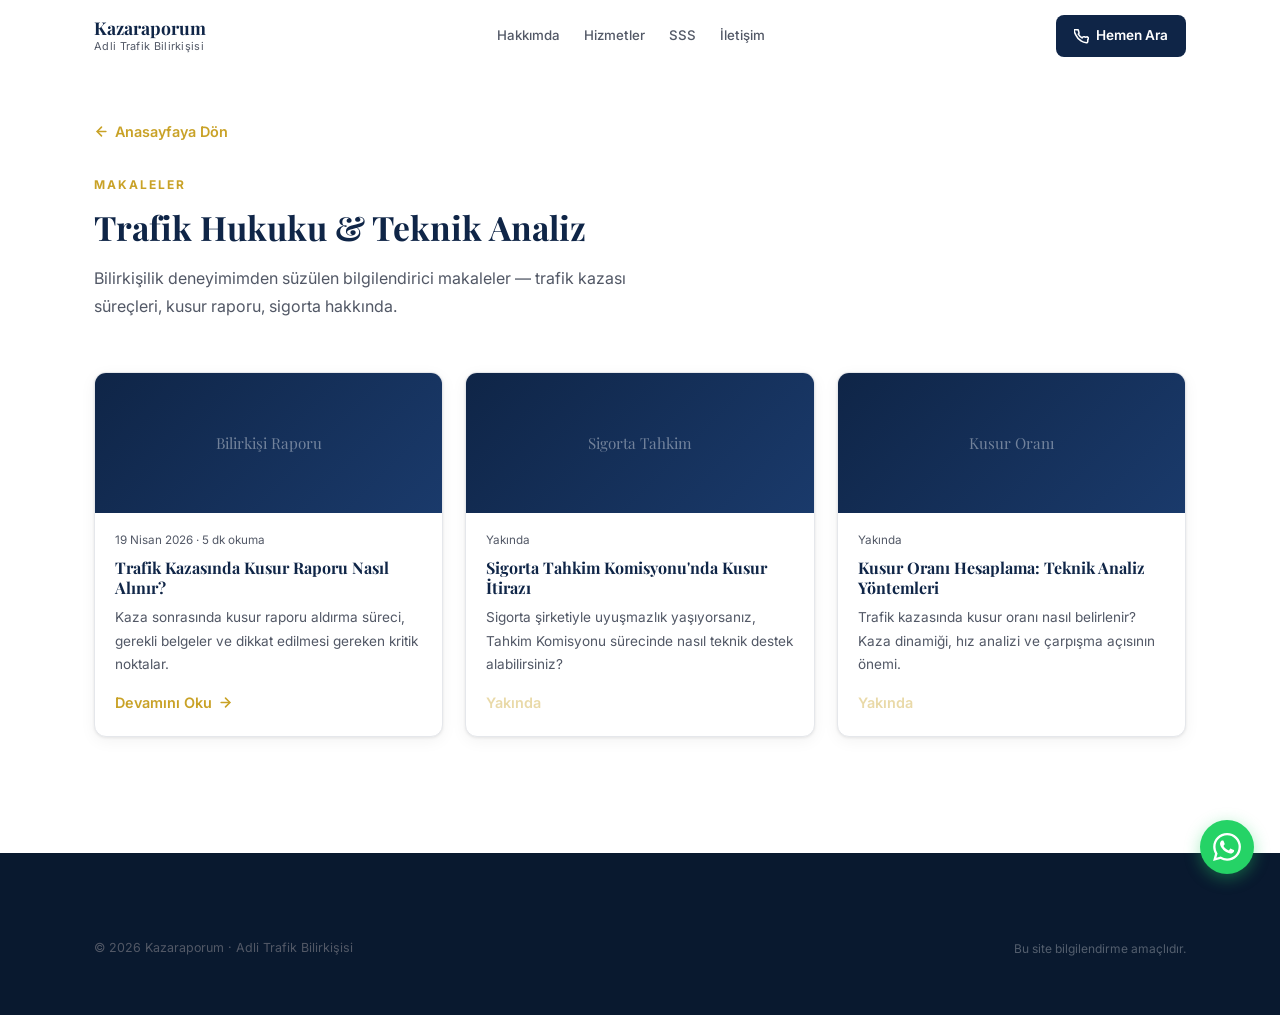
<file: makaleler/index.html>
<!DOCTYPE html>
<html lang="tr">
<head>
  <meta charset="UTF-8">
  <meta name="viewport" content="width=device-width, initial-scale=1.0">
  <title>Makaleler — Adli Trafik Bilirkişisi Kazaraporum</title>
  <meta name="description" content="Trafik kazası kusur raporu, sigorta tahkim süreci ve trafik hukuku hakkında bilgilendirici makaleler.">
  <link rel="canonical" href="https://www.kazaraporum.com/makaleler/">
  <link rel="icon" type="image/svg+xml" href="../assets/favicon.svg">
  <link rel="preconnect" href="https://fonts.googleapis.com">
  <link rel="preconnect" href="https://fonts.gstatic.com" crossorigin>
  <link href="https://fonts.googleapis.com/css2?family=Inter:wght@400;500;600;700&family=Playfair+Display:ital,wght@0,700;1,400&display=swap" rel="stylesheet">
  <link rel="stylesheet" href="../styles.css">
</head>
<body>

<!-- HEADER -->
<header id="header" role="banner">
  <div class="container">
    <div class="header-inner">
      <a href="../" class="header-brand" aria-label="Anasayfa">
        <span class="brand-name">Kazaraporum</span>
        <span class="brand-sub">Adli Trafik Bilirkişisi</span>
      </a>
      <nav class="main-nav" aria-label="Ana navigasyon">
        <a href="../#hakkimda">Hakkımda</a>
        <a href="../#hizmetler">Hizmetler</a>
        <a href="../#sss">SSS</a>
        <a href="../#iletisim">İletişim</a>
      </nav>
      <div class="header-cta">
        <a href="tel:+905456224203" class="btn-call" aria-label="Şimdi ara">
          <svg width="15" height="15" viewBox="0 0 24 24" fill="none" stroke="currentColor" stroke-width="2.5" stroke-linecap="round" stroke-linejoin="round" aria-hidden="true"><path d="M22 16.92v3a2 2 0 01-2.18 2 19.79 19.79 0 01-8.63-3.07A19.5 19.5 0 013.07 9.81a19.79 19.79 0 01-3.07-8.7A2 2 0 012.18 1h3a2 2 0 012 1.72c.127.96.361 1.903.7 2.81a2 2 0 01-.45 2.11L6.91 8.15a16 16 0 006 6l1.27-1.27a2 2 0 012.11-.45c.907.339 1.85.573 2.81.7A2 2 0 0122 16.92z"/></svg>
          Hemen Ara
        </a>
        <button class="hamburger" aria-label="Menüyü aç/kapat" aria-expanded="false">
          <span></span><span></span><span></span>
        </button>
      </div>
    </div>
  </div>
  <nav class="mobile-nav" aria-label="Mobil navigasyon">
    <a href="../#hakkimda">Hakkımda</a>
    <a href="../#hizmetler">Hizmetler</a>
    <a href="../#sss">SSS</a>
    <a href="../#iletisim">İletişim</a>
    <a href="tel:+905456224203" class="btn-call">0545 622 42 03</a>
  </nav>
</header>

<main id="main">
  <section class="articles-page">
    <div class="container">
      <a href="../" class="btn-ghost" style="margin-bottom:32px;display:inline-flex">
        <svg width="15" height="15" viewBox="0 0 24 24" fill="none" stroke="currentColor" stroke-width="2.5" stroke-linecap="round" stroke-linejoin="round" aria-hidden="true"><line x1="19" y1="12" x2="5" y2="12"/><polyline points="12 19 5 12 12 5"/></svg>
        Anasayfaya Dön
      </a>
      <div class="section-header">
        <span class="section-label">Makaleler</span>
        <h1 class="section-title">Trafik Hukuku &amp; Teknik Analiz</h1>
        <p class="section-desc">Bilirkişilik deneyimimden süzülen bilgilendirici makaleler — trafik kazası süreçleri, kusur raporu, sigorta hakkında.</p>
      </div>
      <div class="articles-grid">
        <article class="article-card">
          <div class="article-thumb" aria-hidden="true"><span>Bilirkişi Raporu</span></div>
          <div class="article-body">
            <div class="article-meta">19 Nisan 2026 · 5 dk okuma</div>
            <h2 style="font-size:1rem;margin-bottom:8px">Trafik Kazasında Kusur Raporu Nasıl Alınır?</h2>
            <p>Kaza sonrasında kusur raporu aldırma süreci, gerekli belgeler ve dikkat edilmesi gereken kritik noktalar.</p>
            <a href="trafik-kazasi-kusur-raporu-nasil-alinir.html" class="btn-ghost" style="margin-top:14px">
              Devamını Oku
              <svg width="15" height="15" viewBox="0 0 24 24" fill="none" stroke="currentColor" stroke-width="2.5" stroke-linecap="round" stroke-linejoin="round" aria-hidden="true"><line x1="5" y1="12" x2="19" y2="12"/><polyline points="12 5 19 12 12 19"/></svg>
            </a>
          </div>
        </article>
        <article class="article-card">
          <div class="article-thumb" aria-hidden="true"><span>Sigorta Tahkim</span></div>
          <div class="article-body">
            <div class="article-meta">Yakında</div>
            <h2 style="font-size:1rem;margin-bottom:8px">Sigorta Tahkim Komisyonu'nda Kusur İtirazı</h2>
            <p>Sigorta şirketiyle uyuşmazlık yaşıyorsanız, Tahkim Komisyonu sürecinde nasıl teknik destek alabilirsiniz?</p>
            <span class="btn-ghost" style="margin-top:14px;opacity:.4;cursor:default;pointer-events:none" aria-disabled="true">Yakında</span>
          </div>
        </article>
        <article class="article-card">
          <div class="article-thumb" aria-hidden="true"><span>Kusur Oranı</span></div>
          <div class="article-body">
            <div class="article-meta">Yakında</div>
            <h2 style="font-size:1rem;margin-bottom:8px">Kusur Oranı Hesaplama: Teknik Analiz Yöntemleri</h2>
            <p>Trafik kazasında kusur oranı nasıl belirlenir? Kaza dinamiği, hız analizi ve çarpışma açısının önemi.</p>
            <span class="btn-ghost" style="margin-top:14px;opacity:.4;cursor:default;pointer-events:none" aria-disabled="true">Yakında</span>
          </div>
        </article>
      </div>
    </div>
  </section>
</main>

<footer role="contentinfo">
  <div class="container">
    <div class="footer-bottom" style="border-top:none;padding-top:0;padding:32px 0">
      <p>© 2026 Kazaraporum · Adli Trafik Bilirkişisi</p>
      <p class="legal-note">Bu site bilgilendirme amaçlıdır.</p>
    </div>
  </div>
</footer>

<a href="https://wa.me/905456224203?text=Merhaba%2C%20trafik%20kazas%C4%B1%20hakk%C4%B1nda%20bilgi%20almak%20istiyorum."
   class="sticky-wa" target="_blank" rel="noopener noreferrer" aria-label="WhatsApp ile iletişim">
  <svg viewBox="0 0 24 24" fill="currentColor" aria-hidden="true"><path d="M17.472 14.382c-.297-.149-1.758-.867-2.03-.967-.273-.099-.471-.148-.67.15-.197.297-.767.966-.94 1.164-.173.199-.347.223-.644.075-.297-.15-1.255-.463-2.39-1.475-.883-.788-1.48-1.761-1.653-2.059-.173-.297-.018-.458.13-.606.134-.133.298-.347.446-.52.149-.174.198-.298.298-.497.099-.198.05-.371-.025-.52-.075-.149-.669-1.612-.916-2.207-.242-.579-.487-.5-.669-.51-.173-.008-.371-.01-.57-.01-.198 0-.52.074-.792.372-.272.297-1.04 1.016-1.04 2.479 0 1.462 1.065 2.875 1.213 3.074.149.198 2.096 3.2 5.077 4.487.709.306 1.262.489 1.694.625.712.227 1.36.195 1.871.118.571-.085 1.758-.719 2.006-1.413.248-.694.248-1.289.173-1.413-.074-.124-.272-.198-.57-.347m-5.421 7.403h-.004a9.87 9.87 0 01-5.031-1.378l-.361-.214-3.741.982.998-3.648-.235-.374a9.86 9.86 0 01-1.51-5.26c.001-5.45 4.436-9.884 9.888-9.884 2.64 0 5.122 1.03 6.988 2.898a9.825 9.825 0 012.893 6.994c-.003 5.45-4.437 9.884-9.885 9.884m8.413-18.297A11.815 11.815 0 0012.05 0C5.495 0 .16 5.335.157 11.892c0 2.096.547 4.142 1.588 5.945L.057 24l6.305-1.654a11.882 11.882 0 005.683 1.448h.005c6.554 0 11.89-5.335 11.893-11.893a11.821 11.821 0 00-3.48-8.413z"/></svg>
</a>

<script src="../script.js"></script>
</body>
</html>
</file>
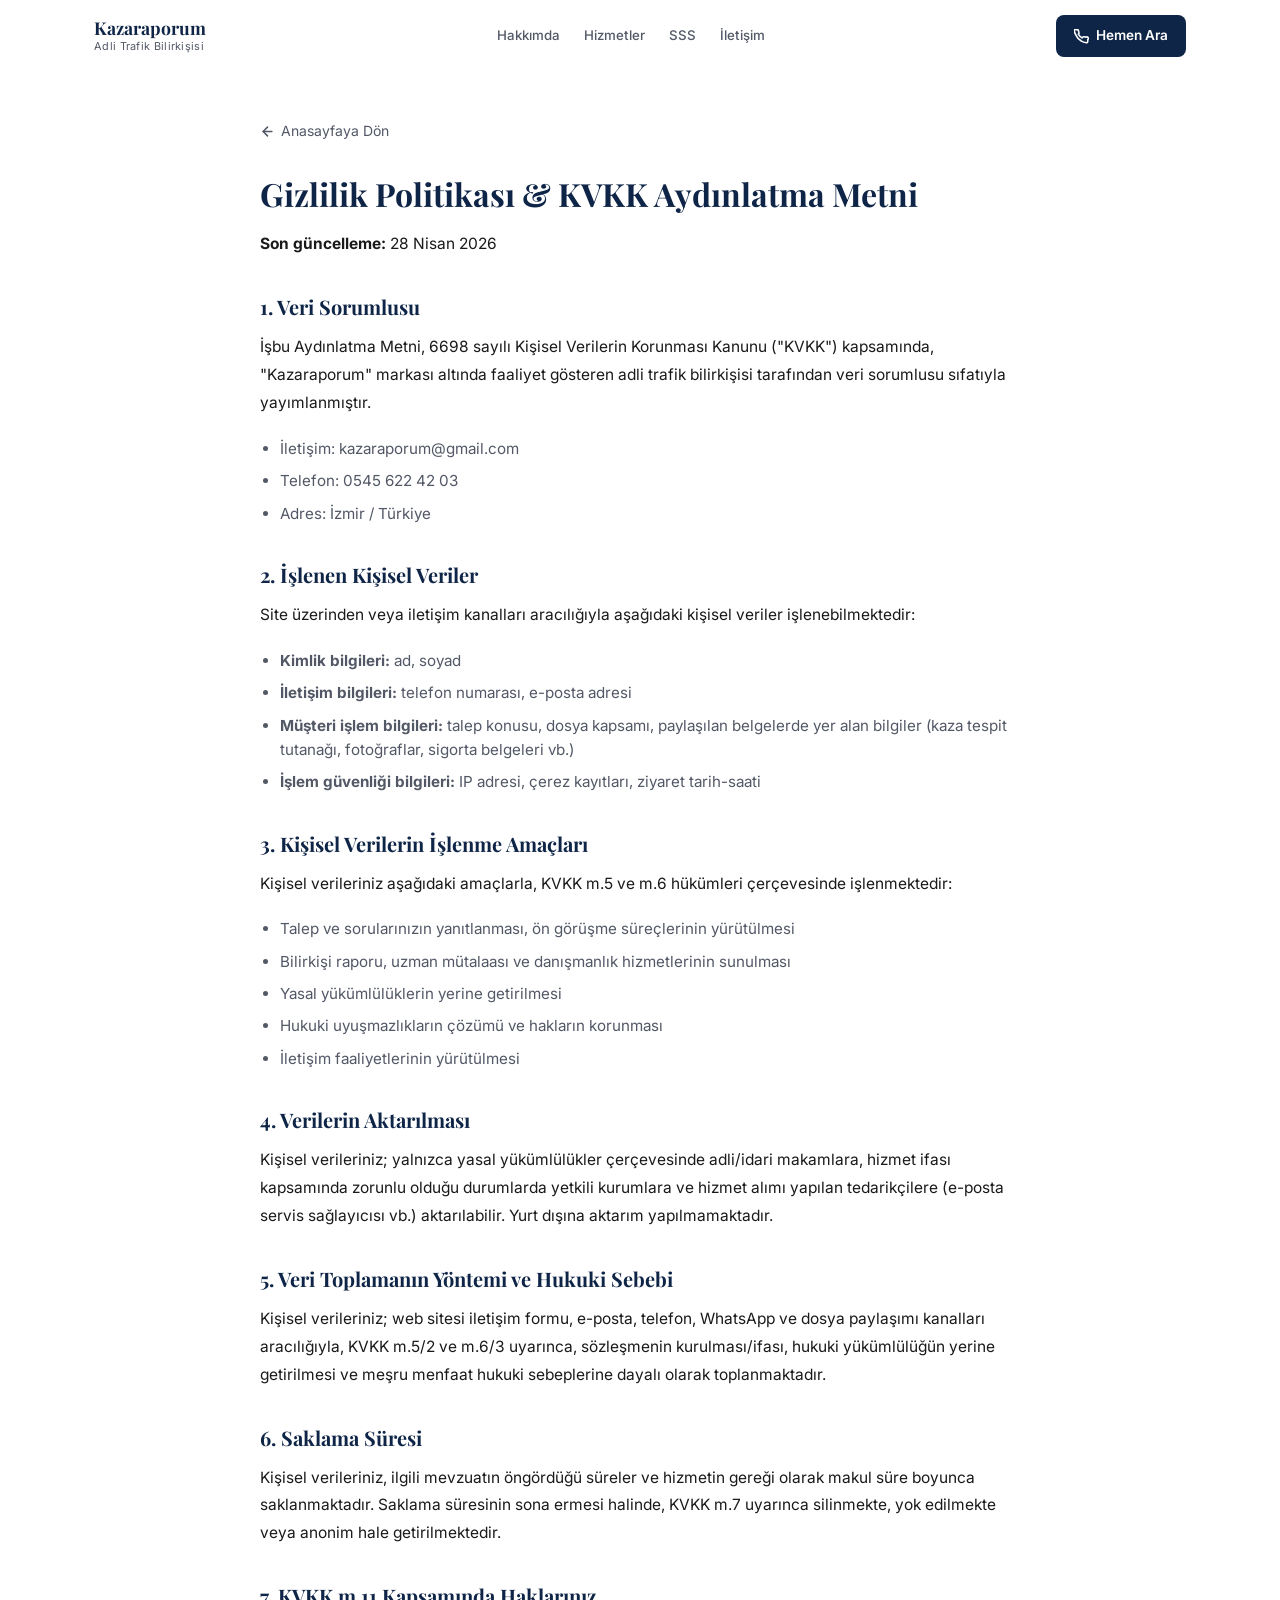
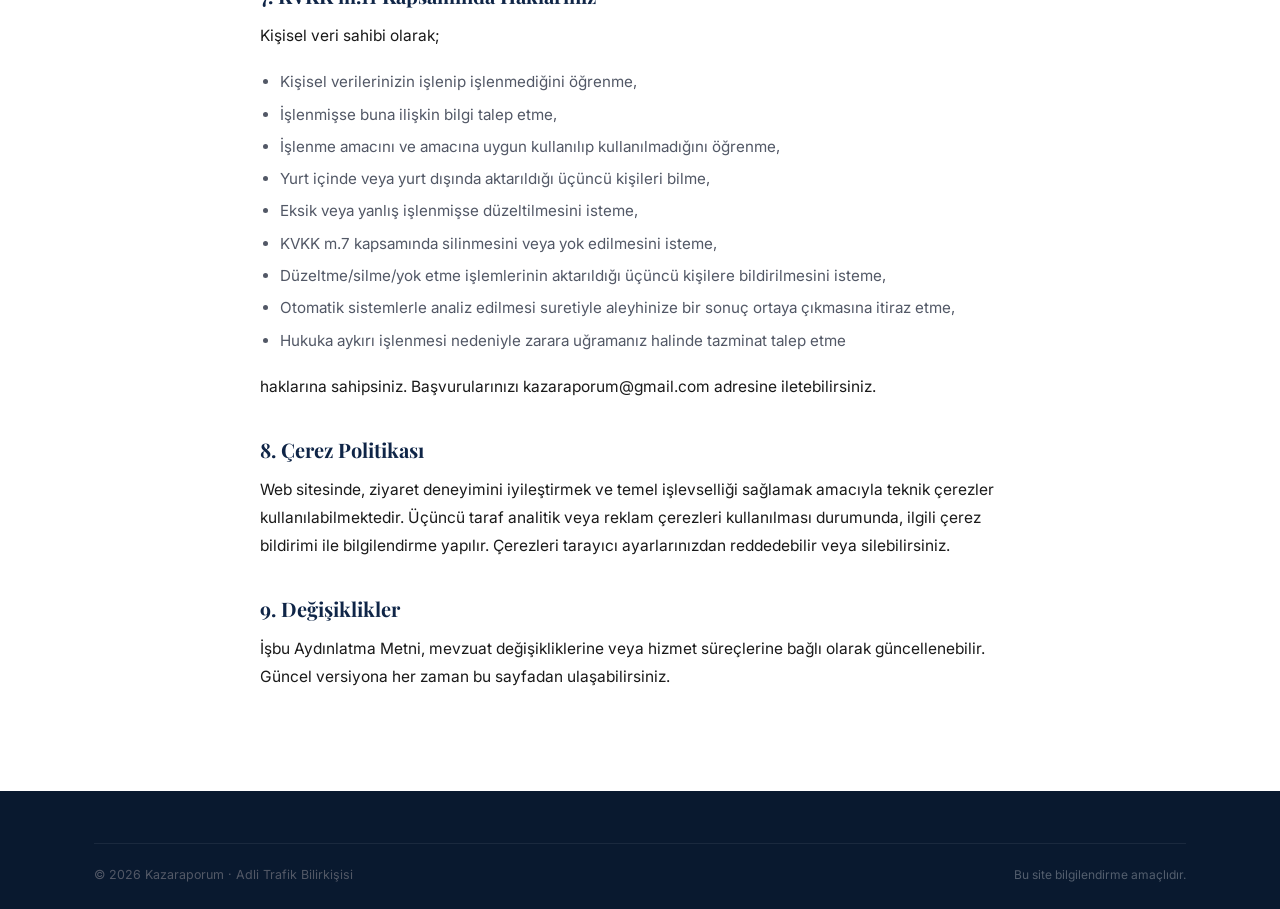
<file: gizlilik.html>
<!DOCTYPE html>
<html lang="tr">
<head>
  <meta charset="UTF-8">
  <meta name="viewport" content="width=device-width, initial-scale=1.0">
  <title>Gizlilik Politikası &amp; KVKK Aydınlatma Metni | Kazaraporum</title>
  <meta name="description" content="Kazaraporum gizlilik politikası ve KVKK kapsamında kişisel verilerin işlenmesine ilişkin aydınlatma metni.">
  <meta name="robots" content="index, follow">
  <link rel="canonical" href="https://www.kazaraporum.com/gizlilik.html">
  <link rel="icon" type="image/svg+xml" href="assets/favicon.svg">
  <link rel="preconnect" href="https://fonts.googleapis.com">
  <link rel="preconnect" href="https://fonts.gstatic.com" crossorigin>
  <link href="https://fonts.googleapis.com/css2?family=Inter:wght@400;500;600;700&family=Playfair+Display:ital,wght@0,700;1,400&display=swap" rel="stylesheet">
  <link rel="stylesheet" href="styles.css">
</head>
<body>

<header id="header" role="banner">
  <div class="container">
    <div class="header-inner">
      <a href="/" class="header-brand" aria-label="Anasayfa — Kazaraporum">
        <span class="brand-name">Kazaraporum</span>
        <span class="brand-sub">Adli Trafik Bilirkişisi</span>
      </a>
      <nav class="main-nav" aria-label="Ana navigasyon">
        <a href="/#hakkimda">Hakkımda</a>
        <a href="/#hizmetler">Hizmetler</a>
        <a href="/#sss">SSS</a>
        <a href="/#iletisim">İletişim</a>
      </nav>
      <div class="header-cta">
        <a href="tel:+905456224203" class="btn-call" aria-label="Şimdi ara">
          <svg width="15" height="15" viewBox="0 0 24 24" fill="none" stroke="currentColor" stroke-width="2.5" stroke-linecap="round" stroke-linejoin="round" aria-hidden="true"><path d="M22 16.92v3a2 2 0 01-2.18 2 19.79 19.79 0 01-8.63-3.07A19.5 19.5 0 013.07 9.81a19.79 19.79 0 01-3.07-8.7A2 2 0 012.18 1h3a2 2 0 012 1.72c.127.96.361 1.903.7 2.81a2 2 0 01-.45 2.11L6.91 8.15a16 16 0 006 6l1.27-1.27a2 2 0 012.11-.45c.907.339 1.85.573 2.81.7A2 2 0 0122 16.92z"/></svg>
          Hemen Ara
        </a>
      </div>
    </div>
  </div>
</header>

<main id="main">
  <div class="article-page">
    <div class="container">
      <div class="article-page-inner">
        <a href="/" class="back-link">
          <svg width="15" height="15" viewBox="0 0 24 24" fill="none" stroke="currentColor" stroke-width="2.5" stroke-linecap="round" stroke-linejoin="round" aria-hidden="true"><line x1="19" y1="12" x2="5" y2="12"/><polyline points="12 19 5 12 12 5"/></svg>
          Anasayfaya Dön
        </a>

        <h1>Gizlilik Politikası &amp; KVKK Aydınlatma Metni</h1>

        <div class="article-content">
          <p><strong>Son güncelleme:</strong> 28 Nisan 2026</p>

          <h2>1. Veri Sorumlusu</h2>
          <p>İşbu Aydınlatma Metni, 6698 sayılı Kişisel Verilerin Korunması Kanunu ("KVKK") kapsamında, "Kazaraporum" markası altında faaliyet gösteren adli trafik bilirkişisi tarafından veri sorumlusu sıfatıyla yayımlanmıştır.</p>
          <ul>
            <li>İletişim: <a href="mailto:kazaraporum@gmail.com">kazaraporum@gmail.com</a></li>
            <li>Telefon: <a href="tel:+905456224203">0545 622 42 03</a></li>
            <li>Adres: İzmir / Türkiye</li>
          </ul>

          <h2>2. İşlenen Kişisel Veriler</h2>
          <p>Site üzerinden veya iletişim kanalları aracılığıyla aşağıdaki kişisel veriler işlenebilmektedir:</p>
          <ul>
            <li><strong>Kimlik bilgileri:</strong> ad, soyad</li>
            <li><strong>İletişim bilgileri:</strong> telefon numarası, e-posta adresi</li>
            <li><strong>Müşteri işlem bilgileri:</strong> talep konusu, dosya kapsamı, paylaşılan belgelerde yer alan bilgiler (kaza tespit tutanağı, fotoğraflar, sigorta belgeleri vb.)</li>
            <li><strong>İşlem güvenliği bilgileri:</strong> IP adresi, çerez kayıtları, ziyaret tarih-saati</li>
          </ul>

          <h2>3. Kişisel Verilerin İşlenme Amaçları</h2>
          <p>Kişisel verileriniz aşağıdaki amaçlarla, KVKK m.5 ve m.6 hükümleri çerçevesinde işlenmektedir:</p>
          <ul>
            <li>Talep ve sorularınızın yanıtlanması, ön görüşme süreçlerinin yürütülmesi</li>
            <li>Bilirkişi raporu, uzman mütalaası ve danışmanlık hizmetlerinin sunulması</li>
            <li>Yasal yükümlülüklerin yerine getirilmesi</li>
            <li>Hukuki uyuşmazlıkların çözümü ve hakların korunması</li>
            <li>İletişim faaliyetlerinin yürütülmesi</li>
          </ul>

          <h2>4. Verilerin Aktarılması</h2>
          <p>Kişisel verileriniz; yalnızca yasal yükümlülükler çerçevesinde adli/idari makamlara, hizmet ifası kapsamında zorunlu olduğu durumlarda yetkili kurumlara ve hizmet alımı yapılan tedarikçilere (e-posta servis sağlayıcısı vb.) aktarılabilir. Yurt dışına aktarım yapılmamaktadır.</p>

          <h2>5. Veri Toplamanın Yöntemi ve Hukuki Sebebi</h2>
          <p>Kişisel verileriniz; web sitesi iletişim formu, e-posta, telefon, WhatsApp ve dosya paylaşımı kanalları aracılığıyla, KVKK m.5/2 ve m.6/3 uyarınca, sözleşmenin kurulması/ifası, hukuki yükümlülüğün yerine getirilmesi ve meşru menfaat hukuki sebeplerine dayalı olarak toplanmaktadır.</p>

          <h2>6. Saklama Süresi</h2>
          <p>Kişisel verileriniz, ilgili mevzuatın öngördüğü süreler ve hizmetin gereği olarak makul süre boyunca saklanmaktadır. Saklama süresinin sona ermesi halinde, KVKK m.7 uyarınca silinmekte, yok edilmekte veya anonim hale getirilmektedir.</p>

          <h2>7. KVKK m.11 Kapsamında Haklarınız</h2>
          <p>Kişisel veri sahibi olarak;</p>
          <ul>
            <li>Kişisel verilerinizin işlenip işlenmediğini öğrenme,</li>
            <li>İşlenmişse buna ilişkin bilgi talep etme,</li>
            <li>İşlenme amacını ve amacına uygun kullanılıp kullanılmadığını öğrenme,</li>
            <li>Yurt içinde veya yurt dışında aktarıldığı üçüncü kişileri bilme,</li>
            <li>Eksik veya yanlış işlenmişse düzeltilmesini isteme,</li>
            <li>KVKK m.7 kapsamında silinmesini veya yok edilmesini isteme,</li>
            <li>Düzeltme/silme/yok etme işlemlerinin aktarıldığı üçüncü kişilere bildirilmesini isteme,</li>
            <li>Otomatik sistemlerle analiz edilmesi suretiyle aleyhinize bir sonuç ortaya çıkmasına itiraz etme,</li>
            <li>Hukuka aykırı işlenmesi nedeniyle zarara uğramanız halinde tazminat talep etme</li>
          </ul>
          <p>haklarına sahipsiniz. Başvurularınızı <a href="mailto:kazaraporum@gmail.com">kazaraporum@gmail.com</a> adresine iletebilirsiniz.</p>

          <h2>8. Çerez Politikası</h2>
          <p>Web sitesinde, ziyaret deneyimini iyileştirmek ve temel işlevselliği sağlamak amacıyla teknik çerezler kullanılabilmektedir. Üçüncü taraf analitik veya reklam çerezleri kullanılması durumunda, ilgili çerez bildirimi ile bilgilendirme yapılır. Çerezleri tarayıcı ayarlarınızdan reddedebilir veya silebilirsiniz.</p>

          <h2>9. Değişiklikler</h2>
          <p>İşbu Aydınlatma Metni, mevzuat değişikliklerine veya hizmet süreçlerine bağlı olarak güncellenebilir. Güncel versiyona her zaman bu sayfadan ulaşabilirsiniz.</p>
        </div>
      </div>
    </div>
  </div>
</main>

<footer role="contentinfo">
  <div class="container">
    <div class="footer-bottom" style="border-top:1px solid rgba(255,255,255,.07);padding-top:20px">
      <p>© 2026 Kazaraporum · Adli Trafik Bilirkişisi</p>
      <p class="legal-note">Bu site bilgilendirme amaçlıdır.</p>
    </div>
  </div>
</footer>

<script src="script.js"></script>
</body>
</html>
</file>
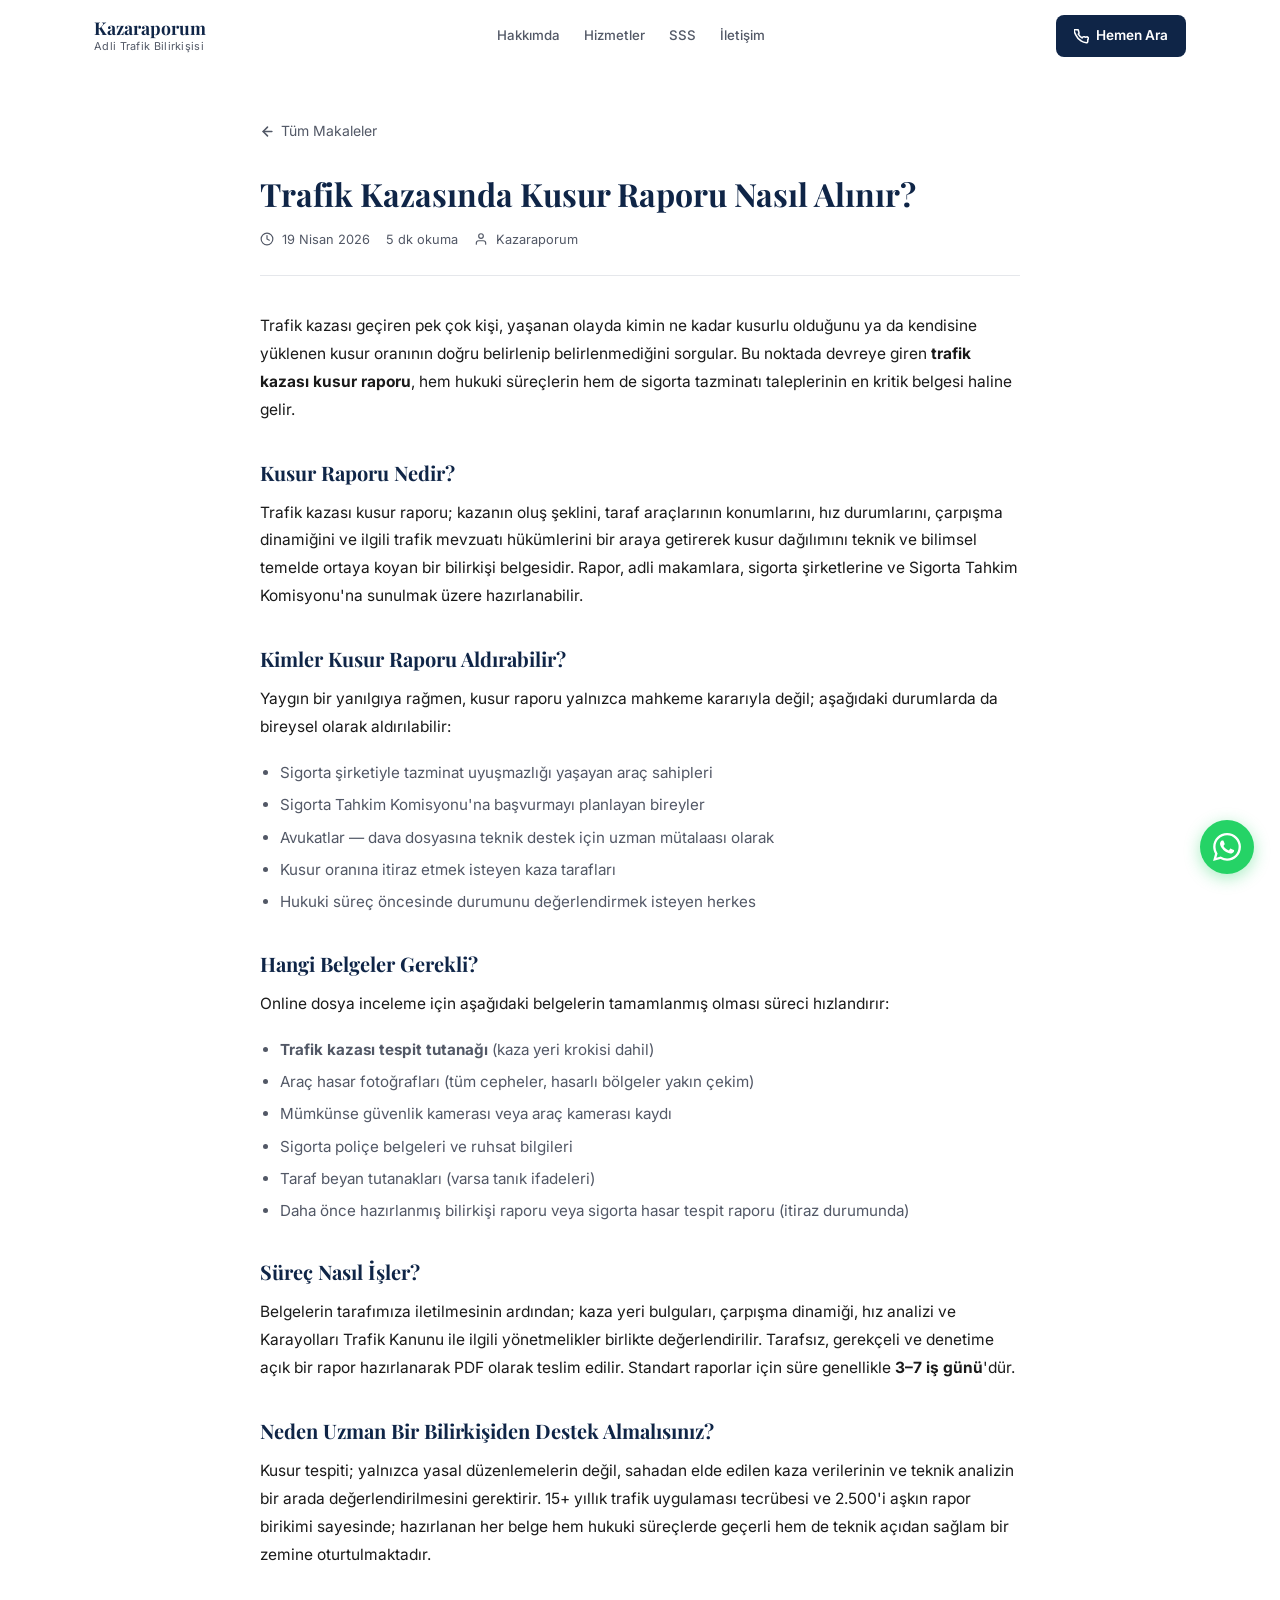
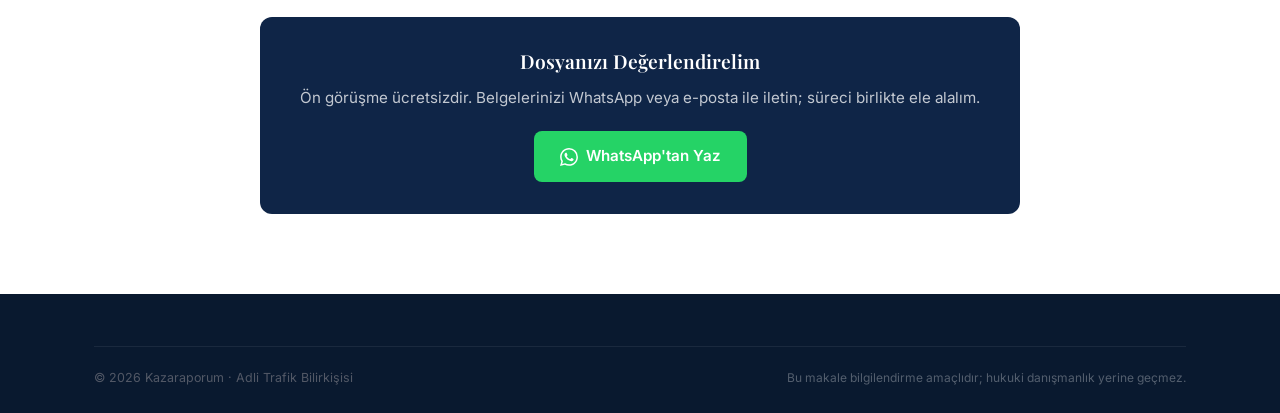
<file: makaleler/trafik-kazasi-kusur-raporu-nasil-alinir.html>
<!DOCTYPE html>
<html lang="tr">
<head>
  <meta charset="UTF-8">
  <meta name="viewport" content="width=device-width, initial-scale=1.0">
  <title>Trafik Kazasında Kusur Raporu Nasıl Alınır? — Kazaraporum</title>
  <meta name="description" content="Trafik kazası sonrasında bilirkişi aracılığıyla kusur raporu nasıl aldırılır? Gerekli belgeler, süreç adımları ve dikkat edilmesi gerekenler.">
  <link rel="canonical" href="https://www.kazaraporum.com/makaleler/trafik-kazasi-kusur-raporu-nasil-alinir.html">

  <!-- Open Graph -->
  <meta property="og:type" content="article">
  <meta property="og:title" content="Trafik Kazasında Kusur Raporu Nasıl Alınır?">
  <meta property="og:description" content="Kusur raporu süreci, gerekli belgeler ve bilirkişiden nasıl destek alınır.">
  <meta property="og:url" content="https://www.kazaraporum.com/makaleler/trafik-kazasi-kusur-raporu-nasil-alinir.html">
  <meta property="article:published_time" content="2026-04-19">
  <meta property="article:author" content="Kazaraporum">

  <link rel="icon" type="image/svg+xml" href="../assets/favicon.svg">
  <link rel="preconnect" href="https://fonts.googleapis.com">
  <link rel="preconnect" href="https://fonts.gstatic.com" crossorigin>
  <link href="https://fonts.googleapis.com/css2?family=Inter:wght@400;500;600;700&family=Playfair+Display:ital,wght@0,700;1,400&display=swap" rel="stylesheet">
  <link rel="stylesheet" href="../styles.css">

  <script type="application/ld+json">
  {
    "@context": "https://schema.org",
    "@type": "Article",
    "headline": "Trafik Kazasında Kusur Raporu Nasıl Alınır?",
    "author": {"@type": "Organization", "name": "Kazaraporum"},
    "datePublished": "2026-04-19",
    "description": "Trafik kazası sonrasında bilirkişi aracılığıyla kusur raporu nasıl aldırılır? Gerekli belgeler, süreç adımları ve dikkat edilmesi gerekenler.",
    "url": "https://www.kazaraporum.com/makaleler/trafik-kazasi-kusur-raporu-nasil-alinir.html"
  }
  </script>
</head>
<body>

<!-- HEADER -->
<header id="header" role="banner">
  <div class="container">
    <div class="header-inner">
      <a href="../" class="header-brand" aria-label="Anasayfa">
        <span class="brand-name">Kazaraporum</span>
        <span class="brand-sub">Adli Trafik Bilirkişisi</span>
      </a>
      <nav class="main-nav" aria-label="Ana navigasyon">
        <a href="../#hakkimda">Hakkımda</a>
        <a href="../#hizmetler">Hizmetler</a>
        <a href="../#sss">SSS</a>
        <a href="../#iletisim">İletişim</a>
      </nav>
      <div class="header-cta">
        <a href="tel:+905456224203" class="btn-call" aria-label="Şimdi ara">
          <svg width="15" height="15" viewBox="0 0 24 24" fill="none" stroke="currentColor" stroke-width="2.5" stroke-linecap="round" stroke-linejoin="round" aria-hidden="true"><path d="M22 16.92v3a2 2 0 01-2.18 2 19.79 19.79 0 01-8.63-3.07A19.5 19.5 0 013.07 9.81a19.79 19.79 0 01-3.07-8.7A2 2 0 012.18 1h3a2 2 0 012 1.72c.127.96.361 1.903.7 2.81a2 2 0 01-.45 2.11L6.91 8.15a16 16 0 006 6l1.27-1.27a2 2 0 012.11-.45c.907.339 1.85.573 2.81.7A2 2 0 0122 16.92z"/></svg>
          Hemen Ara
        </a>
        <button class="hamburger" aria-label="Menüyü aç/kapat" aria-expanded="false">
          <span></span><span></span><span></span>
        </button>
      </div>
    </div>
  </div>
  <nav class="mobile-nav" aria-label="Mobil navigasyon">
    <a href="../#hakkimda">Hakkımda</a>
    <a href="../#hizmetler">Hizmetler</a>
    <a href="../#sss">SSS</a>
    <a href="../#iletisim">İletişim</a>
    <a href="tel:+905456224203" class="btn-call">0545 622 42 03</a>
  </nav>
</header>

<main id="main">
  <div class="article-page">
    <div class="container">
      <div class="article-page-inner">
        <a href="./" class="back-link">
          <svg width="15" height="15" viewBox="0 0 24 24" fill="none" stroke="currentColor" stroke-width="2.5" stroke-linecap="round" stroke-linejoin="round" aria-hidden="true"><line x1="19" y1="12" x2="5" y2="12"/><polyline points="12 19 5 12 12 5"/></svg>
          Tüm Makaleler
        </a>

        <h1>Trafik Kazasında Kusur Raporu Nasıl Alınır?</h1>

        <div class="article-meta-bar">
          <span>
            <svg width="14" height="14" viewBox="0 0 24 24" fill="none" stroke="currentColor" stroke-width="2" stroke-linecap="round" stroke-linejoin="round" style="display:inline;vertical-align:-2px;margin-right:4px" aria-hidden="true"><circle cx="12" cy="12" r="10"/><polyline points="12 6 12 12 16 14"/></svg>
            19 Nisan 2026
          </span>
          <span>5 dk okuma</span>
          <span>
            <svg width="14" height="14" viewBox="0 0 24 24" fill="none" stroke="currentColor" stroke-width="2" stroke-linecap="round" stroke-linejoin="round" style="display:inline;vertical-align:-2px;margin-right:4px" aria-hidden="true"><path d="M20 21v-2a4 4 0 00-4-4H8a4 4 0 00-4 4v2"/><circle cx="12" cy="7" r="4"/></svg>
            Kazaraporum
          </span>
        </div>

        <div class="article-content">
          <p>Trafik kazası geçiren pek çok kişi, yaşanan olayda kimin ne kadar kusurlu olduğunu ya da kendisine yüklenen kusur oranının doğru belirlenip belirlenmediğini sorgular. Bu noktada devreye giren <strong>trafik kazası kusur raporu</strong>, hem hukuki süreçlerin hem de sigorta tazminatı taleplerinin en kritik belgesi haline gelir.</p>

          <h2>Kusur Raporu Nedir?</h2>
          <p>Trafik kazası kusur raporu; kazanın oluş şeklini, taraf araçlarının konumlarını, hız durumlarını, çarpışma dinamiğini ve ilgili trafik mevzuatı hükümlerini bir araya getirerek kusur dağılımını teknik ve bilimsel temelde ortaya koyan bir bilirkişi belgesidir. Rapor, adli makamlara, sigorta şirketlerine ve Sigorta Tahkim Komisyonu'na sunulmak üzere hazırlanabilir.</p>

          <h2>Kimler Kusur Raporu Aldırabilir?</h2>
          <p>Yaygın bir yanılgıya rağmen, kusur raporu yalnızca mahkeme kararıyla değil; aşağıdaki durumlarda da bireysel olarak aldırılabilir:</p>
          <ul>
            <li>Sigorta şirketiyle tazminat uyuşmazlığı yaşayan araç sahipleri</li>
            <li>Sigorta Tahkim Komisyonu'na başvurmayı planlayan bireyler</li>
            <li>Avukatlar — dava dosyasına teknik destek için uzman mütalaası olarak</li>
            <li>Kusur oranına itiraz etmek isteyen kaza tarafları</li>
            <li>Hukuki süreç öncesinde durumunu değerlendirmek isteyen herkes</li>
          </ul>

          <h2>Hangi Belgeler Gerekli?</h2>
          <p>Online dosya inceleme için aşağıdaki belgelerin tamamlanmış olması süreci hızlandırır:</p>
          <ul>
            <li><strong>Trafik kazası tespit tutanağı</strong> (kaza yeri krokisi dahil)</li>
            <li>Araç hasar fotoğrafları (tüm cepheler, hasarlı bölgeler yakın çekim)</li>
            <li>Mümkünse güvenlik kamerası veya araç kamerası kaydı</li>
            <li>Sigorta poliçe belgeleri ve ruhsat bilgileri</li>
            <li>Taraf beyan tutanakları (varsa tanık ifadeleri)</li>
            <li>Daha önce hazırlanmış bilirkişi raporu veya sigorta hasar tespit raporu (itiraz durumunda)</li>
          </ul>

          <h2>Süreç Nasıl İşler?</h2>
          <p>Belgelerin tarafımıza iletilmesinin ardından; kaza yeri bulguları, çarpışma dinamiği, hız analizi ve Karayolları Trafik Kanunu ile ilgili yönetmelikler birlikte değerlendirilir. Tarafsız, gerekçeli ve denetime açık bir rapor hazırlanarak PDF olarak teslim edilir. Standart raporlar için süre genellikle <strong>3–7 iş günü</strong>'dür.</p>

          <h2>Neden Uzman Bir Bilirkişiden Destek Almalısınız?</h2>
          <p>Kusur tespiti; yalnızca yasal düzenlemelerin değil, sahadan elde edilen kaza verilerinin ve teknik analizin bir arada değerlendirilmesini gerektirir. 15+ yıllık trafik uygulaması tecrübesi ve 2.500'i aşkın rapor birikimi sayesinde; hazırlanan her belge hem hukuki süreçlerde geçerli hem de teknik açıdan sağlam bir zemine oturtulmaktadır.</p>
        </div>

        <div class="article-cta-box">
          <h3 style="color:#fff;font-size:1.2rem;margin-bottom:12px">Dosyanızı Değerlendirelim</h3>
          <p>Ön görüşme ücretsizdir. Belgelerinizi WhatsApp veya e-posta ile iletin; süreci birlikte ele alalım.</p>
          <a href="https://wa.me/905456224203?text=Merhaba%2C%20trafik%20kazas%C4%B1%20kusur%20raporu%20hakk%C4%B1nda%20bilgi%20almak%20istiyorum."
             class="btn btn-whatsapp" target="_blank" rel="noopener noreferrer">
            <svg width="18" height="18" viewBox="0 0 24 24" fill="currentColor" aria-hidden="true"><path d="M17.472 14.382c-.297-.149-1.758-.867-2.03-.967-.273-.099-.471-.148-.67.15-.197.297-.767.966-.94 1.164-.173.199-.347.223-.644.075-.297-.15-1.255-.463-2.39-1.475-.883-.788-1.48-1.761-1.653-2.059-.173-.297-.018-.458.13-.606.134-.133.298-.347.446-.52.149-.174.198-.298.298-.497.099-.198.05-.371-.025-.52-.075-.149-.669-1.612-.916-2.207-.242-.579-.487-.5-.669-.51-.173-.008-.371-.01-.57-.01-.198 0-.52.074-.792.372-.272.297-1.04 1.016-1.04 2.479 0 1.462 1.065 2.875 1.213 3.074.149.198 2.096 3.2 5.077 4.487.709.306 1.262.489 1.694.625.712.227 1.36.195 1.871.118.571-.085 1.758-.719 2.006-1.413.248-.694.248-1.289.173-1.413-.074-.124-.272-.198-.57-.347m-5.421 7.403h-.004a9.87 9.87 0 01-5.031-1.378l-.361-.214-3.741.982.998-3.648-.235-.374a9.86 9.86 0 01-1.51-5.26c.001-5.45 4.436-9.884 9.888-9.884 2.64 0 5.122 1.03 6.988 2.898a9.825 9.825 0 012.893 6.994c-.003 5.45-4.437 9.884-9.885 9.884m8.413-18.297A11.815 11.815 0 0012.05 0C5.495 0 .16 5.335.157 11.892c0 2.096.547 4.142 1.588 5.945L.057 24l6.305-1.654a11.882 11.882 0 005.683 1.448h.005c6.554 0 11.89-5.335 11.893-11.893a11.821 11.821 0 00-3.48-8.413z"/></svg>
            WhatsApp'tan Yaz
          </a>
        </div>
      </div>
    </div>
  </div>
</main>

<footer role="contentinfo">
  <div class="container">
    <div class="footer-bottom" style="border-top:1px solid rgba(255,255,255,.07);padding-top:20px">
      <p>© 2026 Kazaraporum · Adli Trafik Bilirkişisi</p>
      <p class="legal-note">Bu makale bilgilendirme amaçlıdır; hukuki danışmanlık yerine geçmez.</p>
    </div>
  </div>
</footer>

<a href="https://wa.me/905456224203?text=Merhaba%2C%20trafik%20kazas%C4%B1%20kusur%20raporu%20hakk%C4%B1nda%20bilgi%20almak%20istiyorum."
   class="sticky-wa" target="_blank" rel="noopener noreferrer" aria-label="WhatsApp ile iletişim">
  <svg viewBox="0 0 24 24" fill="currentColor" aria-hidden="true"><path d="M17.472 14.382c-.297-.149-1.758-.867-2.03-.967-.273-.099-.471-.148-.67.15-.197.297-.767.966-.94 1.164-.173.199-.347.223-.644.075-.297-.15-1.255-.463-2.39-1.475-.883-.788-1.48-1.761-1.653-2.059-.173-.297-.018-.458.13-.606.134-.133.298-.347.446-.52.149-.174.198-.298.298-.497.099-.198.05-.371-.025-.52-.075-.149-.669-1.612-.916-2.207-.242-.579-.487-.5-.669-.51-.173-.008-.371-.01-.57-.01-.198 0-.52.074-.792.372-.272.297-1.04 1.016-1.04 2.479 0 1.462 1.065 2.875 1.213 3.074.149.198 2.096 3.2 5.077 4.487.709.306 1.262.489 1.694.625.712.227 1.36.195 1.871.118.571-.085 1.758-.719 2.006-1.413.248-.694.248-1.289.173-1.413-.074-.124-.272-.198-.57-.347m-5.421 7.403h-.004a9.87 9.87 0 01-5.031-1.378l-.361-.214-3.741.982.998-3.648-.235-.374a9.86 9.86 0 01-1.51-5.26c.001-5.45 4.436-9.884 9.888-9.884 2.64 0 5.122 1.03 6.988 2.898a9.825 9.825 0 012.893 6.994c-.003 5.45-4.437 9.884-9.885 9.884m8.413-18.297A11.815 11.815 0 0012.05 0C5.495 0 .16 5.335.157 11.892c0 2.096.547 4.142 1.588 5.945L.057 24l6.305-1.654a11.882 11.882 0 005.683 1.448h.005c6.554 0 11.89-5.335 11.893-11.893a11.821 11.821 0 00-3.48-8.413z"/></svg>
</a>

<script src="../script.js"></script>
</body>
</html>
</file>
<file: styles.css>
/* ═══════════ Reset & Variables ═══════════ */
*, *::before, *::after { box-sizing: border-box; margin: 0; padding: 0; }
body { -webkit-user-select: none; -moz-user-select: none; -ms-user-select: none; user-select: none; }
:root {
  --navy: #0f2547;
  --navy-light: #1a3a6b;
  --gold: #c9a227;
  --gold-dark: #a07f1c;
  --bg: #ffffff;
  --bg-alt: #f7f8fa;
  --text: #1a1a1a;
  --text-muted: #525866;
  --border: #e5e7eb;
  --whatsapp: #25D366;
  --whatsapp-dark: #128C7E;
  --radius: 12px;
  --shadow: 0 1px 3px rgba(0,0,0,.08), 0 4px 16px rgba(0,0,0,.05);
  --shadow-hover: 0 4px 12px rgba(0,0,0,.12), 0 8px 32px rgba(0,0,0,.08);
  --header-h: 72px;
  --section-py: 80px;
  --container: 1140px;
}
html { scroll-behavior: smooth; font-size: 16px; }
body { font-family: 'Inter', system-ui, -apple-system, sans-serif; color: var(--text); background: var(--bg); line-height: 1.6; }
a { color: inherit; text-decoration: none; }
img { max-width: 100%; display: block; pointer-events: none; -webkit-user-drag: none; user-drag: none; }
ul { list-style: none; }

/* ═══════════ Typography ═══════════ */
h1, h2, h3 { font-family: 'Playfair Display', Georgia, serif; line-height: 1.25; color: var(--navy); }
h1 { font-size: clamp(1.9rem, 5vw, 3rem); font-weight: 700; }
h2 { font-size: clamp(1.5rem, 3vw, 2.1rem); font-weight: 700; }
h3 { font-size: 1.1rem; font-weight: 600; }
p { color: var(--text-muted); line-height: 1.75; }

/* ═══════════ Layout ═══════════ */
.container { max-width: var(--container); margin: 0 auto; padding: 0 24px; }
section { padding: var(--section-py) 0; }
.section-bg { background: var(--bg-alt); }

.section-label { font-size: 0.75rem; font-weight: 700; letter-spacing: 2px; text-transform: uppercase; color: var(--gold); margin-bottom: 12px; display: block; }
.section-title { font-family: 'Playfair Display', serif; font-size: clamp(1.5rem, 3vw, 2.1rem); color: var(--navy); margin-bottom: 16px; }
.section-desc { font-size: 1.0rem; color: var(--text-muted); max-width: 600px; }
.section-header { margin-bottom: 52px; }
.section-header.center { text-align: center; }
.section-header.center .section-desc { margin: 0 auto; }

/* ═══════════ Buttons ═══════════ */
.btn {
  display: inline-flex; align-items: center; gap: 8px;
  padding: 13px 26px; border-radius: 8px;
  font-weight: 600; font-size: 0.95rem;
  cursor: pointer; border: none;
  transition: all .2s ease; white-space: nowrap;
}
.btn-primary { background: var(--navy); color: #fff; }
.btn-primary:hover { background: var(--navy-light); transform: translateY(-1px); }
.btn-whatsapp { background: var(--whatsapp); color: #fff; }
.btn-whatsapp:hover { background: var(--whatsapp-dark); transform: translateY(-1px); }
.btn-outline { background: transparent; color: var(--navy); border: 2px solid var(--navy); }
.btn-outline:hover { background: var(--navy); color: #fff; }
.btn-ghost { background: transparent; color: var(--gold); padding: 0; font-size: 0.9rem; font-weight: 600; display: inline-flex; align-items: center; gap: 6px; }
.btn-ghost:hover { color: var(--gold-dark); gap: 10px; }
.btn-ghost svg { transition: transform .2s; }
.btn-ghost:hover svg { transform: translateX(2px); }

/* ═══════════ HEADER ═══════════ */
#header {
  position: fixed; top: 0; left: 0; right: 0; z-index: 1000;
  background: rgba(255,255,255,0.97); backdrop-filter: blur(8px);
  border-bottom: 1px solid transparent;
  transition: border-color .2s, box-shadow .2s;
  height: var(--header-h);
}
#header.scrolled { border-color: var(--border); box-shadow: 0 1px 8px rgba(0,0,0,.06); }
.header-inner { display: flex; align-items: center; justify-content: space-between; height: var(--header-h); gap: 16px; }
.header-brand { display: flex; flex-direction: column; }
.header-brand .brand-name { font-family: 'Playfair Display', serif; font-size: 1.1rem; font-weight: 700; color: var(--navy); line-height: 1.2; }
.header-brand .brand-sub { font-size: 0.68rem; color: var(--text-muted); letter-spacing: 0.3px; }
nav.main-nav { display: flex; align-items: center; gap: 2px; }
nav.main-nav a { padding: 8px 11px; font-size: 0.83rem; font-weight: 500; color: var(--text-muted); border-radius: 6px; transition: color .15s, background .15s; }
nav.main-nav a:hover { color: var(--navy); background: var(--bg-alt); }
.header-cta { display: flex; align-items: center; gap: 10px; flex-shrink: 0; }
.btn-call { display: flex; align-items: center; gap: 7px; padding: 10px 18px; background: var(--navy); color: #fff; border-radius: 8px; font-size: 0.85rem; font-weight: 600; transition: background .2s; white-space: nowrap; }
.btn-call:hover { background: var(--navy-light); }

/* Hamburger */
.hamburger { display: none; flex-direction: column; gap: 5px; cursor: pointer; padding: 8px; border: none; background: none; }
.hamburger span { display: block; width: 24px; height: 2px; background: var(--navy); border-radius: 2px; transition: all .3s ease; }
.hamburger.open span:nth-child(1) { transform: translateY(7px) rotate(45deg); }
.hamburger.open span:nth-child(2) { opacity: 0; }
.hamburger.open span:nth-child(3) { transform: translateY(-7px) rotate(-45deg); }

/* Mobile nav */
.mobile-nav { display: none; flex-direction: column; background: #fff; border-top: 1px solid var(--border); padding: 16px 24px 20px; position: absolute; top: var(--header-h); left: 0; right: 0; box-shadow: 0 8px 24px rgba(0,0,0,.08); z-index: 999; }
.mobile-nav.open { display: flex; }
.mobile-nav a { padding: 12px 0; font-size: 1rem; font-weight: 500; color: var(--text); border-bottom: 1px solid var(--border); }
.mobile-nav a:last-child { border-bottom: none; }
.mobile-nav .btn-call { margin-top: 16px; justify-content: center; color: #fff; border-bottom: none; }

/* Skip link */
.skip-link { position: absolute; top: -40px; left: 0; background: var(--navy); color: #fff; padding: 8px 16px; font-size: 0.875rem; z-index: 9999; transition: top .2s; }
.skip-link:focus { top: 0; }

/* ═══════════ HERO ═══════════ */
#hero {
  padding-top: calc(var(--header-h) + 64px);
  padding-bottom: 80px;
  background: linear-gradient(135deg, #0c1f40 0%, #1a3a6b 100%);
  color: #fff;
}
.hero-inner { display: grid; grid-template-columns: 1fr auto; gap: 48px; align-items: center; }
.hero-label { display: inline-flex; align-items: center; gap: 8px; font-size: 0.78rem; font-weight: 700; letter-spacing: 2px; text-transform: uppercase; color: var(--gold); margin-bottom: 20px; }
.hero-label::before { content: ''; display: block; width: 24px; height: 2px; background: var(--gold); }
#hero h1 { color: #fff; margin-bottom: 20px; }
.hero-sub { font-size: 1.05rem; color: rgba(255,255,255,0.72); margin-bottom: 28px; line-height: 1.7; }
.hero-badges { display: flex; flex-wrap: wrap; gap: 10px; margin-bottom: 36px; }
.hero-badge { display: inline-flex; align-items: center; gap: 6px; padding: 7px 14px; border: 1px solid rgba(255,255,255,0.22); border-radius: 999px; font-size: 0.78rem; font-weight: 500; color: rgba(255,255,255,0.82); }
.hero-actions { display: flex; flex-wrap: wrap; gap: 14px; }
.hero-image { width: 260px; height: 260px; border-radius: 50%; overflow: hidden; border: 4px solid rgba(201,162,39,0.5); flex-shrink: 0; display: flex; align-items: center; justify-content: center; background: #0c1f40; box-shadow: 0 0 0 8px rgba(201,162,39,0.1), 0 12px 40px rgba(0,0,0,0.5); }
.hero-image img { width: 100%; height: 100%; object-fit: cover; }

/* ═══════════ STATS BAND ═══════════ */
#stats { padding: 0; background: var(--navy); border-top: 1px solid rgba(255,255,255,0.06); }
.stats-grid { display: grid; grid-template-columns: repeat(4, 1fr); }
.stat-item { text-align: center; padding: 32px 20px; border-right: 1px solid rgba(255,255,255,0.08); }
.stat-item:last-child { border-right: none; }
.stat-num { font-family: 'Playfair Display', serif; font-size: 2rem; font-weight: 700; color: var(--gold); line-height: 1; margin-bottom: 8px; }
.stat-label { font-size: 0.78rem; color: rgba(255,255,255,0.55); letter-spacing: 0.3px; line-height: 1.4; }

/* ═══════════ HAKKIMDA ═══════════ */
#hakkimda { background: var(--bg); }
.about-inner { display: grid; grid-template-columns: 1fr 380px; gap: 64px; align-items: start; }
.about-text p { margin-bottom: 18px; font-size: 0.97rem; }
.about-positioning { margin-top: 28px; padding: 20px 24px; background: var(--navy); color: #fff; border-radius: var(--radius); border-left: 4px solid var(--gold); }
.about-positioning p { color: rgba(255,255,255,0.85); font-style: italic; font-size: 1.05rem; margin: 0; }
.about-cards { display: flex; flex-direction: column; gap: 18px; }
.about-card { background: var(--bg); border: 1px solid var(--border); border-radius: var(--radius); padding: 22px 24px; box-shadow: var(--shadow); }
.about-card h4 { font-family: 'Playfair Display', serif; font-size: 0.95rem; color: var(--navy); margin-bottom: 14px; display: flex; align-items: center; gap: 8px; }
.about-card h4::before { content: ''; display: block; width: 14px; height: 3px; background: var(--gold); border-radius: 2px; flex-shrink: 0; }
.about-card ul li { font-size: 0.85rem; color: var(--text-muted); padding: 6px 0; border-bottom: 1px solid var(--bg-alt); display: flex; align-items: flex-start; gap: 8px; }
.about-card ul li:last-child { border-bottom: none; }
.about-card ul li::before { content: '›'; color: var(--gold); font-weight: 700; flex-shrink: 0; margin-top: 1px; }

/* ═══════════ HİZMETLER ═══════════ */
#hizmetler { background: var(--bg-alt); }
.services-grid { display: grid; grid-template-columns: repeat(3, 1fr); gap: 22px; }
.service-card { background: var(--bg); border: 1px solid var(--border); border-radius: var(--radius); padding: 28px 24px; box-shadow: var(--shadow); transition: all .25s ease; display: flex; flex-direction: column; gap: 14px; }
.service-card:hover { box-shadow: var(--shadow-hover); transform: translateY(-3px); border-color: rgba(201,162,39,0.4); }
.service-icon { width: 48px; height: 48px; background: rgba(15,37,71,0.07); border-radius: 10px; display: flex; align-items: center; justify-content: center; flex-shrink: 0; }
.service-icon svg { width: 24px; height: 24px; color: var(--navy); }
.service-card h3 { font-size: 1.05rem; color: var(--navy); }
.service-card p { font-size: 0.88rem; flex-grow: 1; }
.service-card .btn-ghost { margin-top: auto; }

/* ═══════════ SÜREÇ ═══════════ */
#surec { background: var(--bg); }
.process-grid { display: grid; grid-template-columns: repeat(4, 1fr); gap: 0; position: relative; margin-top: 8px; }
.process-grid::before { content: ''; position: absolute; top: 31px; left: 12.5%; right: 12.5%; height: 2px; background: linear-gradient(90deg, var(--gold) 0%, rgba(201,162,39,0.25) 100%); z-index: 0; }
.process-step { text-align: center; padding: 0 16px; position: relative; z-index: 1; }
.step-num { width: 64px; height: 64px; background: var(--navy); color: var(--gold); font-family: 'Playfair Display', serif; font-size: 1.4rem; font-weight: 700; border-radius: 50%; display: flex; align-items: center; justify-content: center; margin: 0 auto 20px; border: 3px solid #fff; box-shadow: 0 0 0 3px var(--gold); }
.process-step h3 { font-size: 0.95rem; color: var(--navy); margin-bottom: 10px; }
.process-step p { font-size: 0.84rem; }

/* ═══════════ REFERANSLAR ═══════════ */
#referanslar { background: var(--bg-alt); }
.testimonials-grid { display: grid; grid-template-columns: repeat(2, 1fr); gap: 24px; }
.testimonial-card { background: var(--bg); border: 1px solid var(--border); border-radius: var(--radius); padding: 32px; box-shadow: var(--shadow); position: relative; }
.testimonial-card::before { content: '\201C'; font-family: 'Playfair Display', serif; font-size: 5rem; color: var(--gold); opacity: 0.15; position: absolute; top: 10px; left: 20px; line-height: 1; pointer-events: none; }
.testimonial-card p { font-size: 0.97rem; color: var(--text); font-style: italic; line-height: 1.8; margin-bottom: 20px; }
.testimonial-meta { display: flex; align-items: center; gap: 12px; }
.testimonial-avatar { width: 40px; height: 40px; border-radius: 50%; background: var(--navy); display: flex; align-items: center; justify-content: center; font-family: 'Playfair Display', serif; font-size: 1rem; color: var(--gold); font-weight: 700; flex-shrink: 0; }
.testimonial-name { font-weight: 600; font-size: 0.88rem; color: var(--navy); }
.testimonial-role { font-size: 0.78rem; color: var(--text-muted); }
.stars { color: var(--gold); font-size: 0.88rem; letter-spacing: 2px; margin-left: auto; }

/* ═══════════ SSS ═══════════ */
#sss { background: var(--bg); }
.faq-list { max-width: 780px; margin: 0 auto; }
.faq-item { border-bottom: 1px solid var(--border); }
.faq-question { display: flex; justify-content: space-between; align-items: center; padding: 20px 0; cursor: pointer; gap: 16px; font-weight: 600; font-size: 0.97rem; color: var(--navy); background: none; border: none; width: 100%; text-align: left; transition: color .15s; font-family: inherit; }
.faq-question:hover { color: var(--gold); }
.faq-chevron { width: 22px; height: 22px; border-radius: 50%; background: var(--bg-alt); display: flex; align-items: center; justify-content: center; flex-shrink: 0; transition: transform .25s, background .2s; }
.faq-item.open .faq-chevron { transform: rotate(180deg); background: var(--navy); }
.faq-item.open .faq-chevron svg { color: #fff; }
.faq-answer { overflow: hidden; max-height: 0; transition: max-height .3s ease; }
.faq-item.open .faq-answer { max-height: 300px; }
.faq-answer-inner { padding-bottom: 20px; }
.faq-answer-inner p { font-size: 0.93rem; }

/* ═══════════ MAKALEler ÖNIZLEME ═══════════ */
#makaleler { background: var(--bg-alt); }
.articles-grid { display: grid; grid-template-columns: repeat(3, 1fr); gap: 22px; margin-bottom: 36px; }
.article-card { background: var(--bg); border: 1px solid var(--border); border-radius: var(--radius); overflow: hidden; box-shadow: var(--shadow); transition: box-shadow .2s, transform .2s; display: flex; flex-direction: column; }
.article-card:hover { box-shadow: var(--shadow-hover); transform: translateY(-2px); }
.article-thumb { height: 140px; background: linear-gradient(135deg, var(--navy) 0%, var(--navy-light) 100%); display: flex; align-items: center; justify-content: center; padding: 20px; }
.article-thumb span { font-family: 'Playfair Display', serif; font-size: 0.95rem; color: rgba(255,255,255,0.4); text-align: center; }
.article-body { padding: 18px 20px 22px; flex-grow: 1; display: flex; flex-direction: column; }
.article-meta { font-size: 0.73rem; color: var(--text-muted); margin-bottom: 8px; }
.article-body h3 { font-size: 0.97rem; margin-bottom: 8px; }
.article-body p { font-size: 0.85rem; flex-grow: 1; }
.article-body .btn-ghost { margin-top: 14px; }
.articles-more { text-align: center; }

/* ═══════════ İLETİŞİM ═══════════ */
#iletisim { background: var(--navy); }
#iletisim .section-label { color: var(--gold); }
#iletisim .section-title { color: #fff; }
#iletisim .section-desc { color: rgba(255,255,255,0.6); }
.contact-grid { display: grid; grid-template-columns: repeat(3, 1fr); gap: 18px; margin-bottom: 40px; }
.contact-card { background: rgba(255,255,255,0.06); border: 1px solid rgba(255,255,255,0.1); border-radius: var(--radius); padding: 30px 22px; text-align: center; transition: background .2s, border-color .2s; display: block; }
.contact-card:hover { background: rgba(255,255,255,0.1); border-color: rgba(255,255,255,0.22); }
.contact-icon { width: 54px; height: 54px; border-radius: 50%; margin: 0 auto 16px; display: flex; align-items: center; justify-content: center; }
.contact-icon.phone { background: rgba(201,162,39,0.18); color: var(--gold); }
.contact-icon.wa { background: rgba(37,211,102,0.18); color: var(--whatsapp); }
.contact-icon.email { background: rgba(255,255,255,0.1); color: rgba(255,255,255,0.65); }
.contact-icon svg { width: 24px; height: 24px; }
.contact-card h3 { color: #fff; font-size: 0.97rem; margin-bottom: 6px; }
.contact-card p { color: rgba(255,255,255,0.5); font-size: 0.83rem; margin-bottom: 16px; }
.contact-link { display: inline-block; color: var(--gold); font-weight: 600; font-size: 0.92rem; word-break: break-all; }
.contact-region { text-align: center; color: rgba(255,255,255,0.45); font-size: 0.84rem; padding-top: 24px; border-top: 1px solid rgba(255,255,255,0.08); }

/* ═══════════ FOOTER ═══════════ */
footer { background: #09192f; color: rgba(255,255,255,0.55); padding: 52px 0 24px; }
.footer-inner { display: grid; grid-template-columns: 2fr 1fr 1fr; gap: 48px; margin-bottom: 36px; }
.footer-brand .brand-name { font-family: 'Playfair Display', serif; font-size: 1.2rem; color: #fff; margin-bottom: 2px; }
.footer-brand .brand-sub { font-size: 0.75rem; color: var(--gold); margin-bottom: 14px; }
.footer-brand p { font-size: 0.84rem; max-width: 280px; }
footer h4 { font-family: 'Playfair Display', serif; font-size: 0.9rem; color: #fff; margin-bottom: 14px; }
.footer-links { display: flex; flex-direction: column; gap: 8px; }
.footer-links a { font-size: 0.84rem; color: rgba(255,255,255,0.5); transition: color .15s; }
.footer-links a:hover { color: var(--gold); }
.footer-contact-list { display: flex; flex-direction: column; gap: 10px; }
.footer-contact-list li { display: flex; align-items: center; gap: 8px; font-size: 0.84rem; }
.footer-contact-list li svg { width: 14px; height: 14px; flex-shrink: 0; opacity: 0.5; }
.footer-bottom { border-top: 1px solid rgba(255,255,255,0.07); padding-top: 20px; display: flex; justify-content: space-between; align-items: center; flex-wrap: wrap; gap: 8px; font-size: 0.78rem; }
.footer-bottom p { margin: 0; }
.legal-note { color: rgba(255,255,255,0.3); font-size: 0.75rem; }

/* ═══════════ STICKY WHATSAPP ═══════════ */
.sticky-wa { position: fixed; bottom: 26px; right: 26px; z-index: 900; width: 54px; height: 54px; background: var(--whatsapp); border-radius: 50%; display: flex; align-items: center; justify-content: center; box-shadow: 0 4px 16px rgba(37,211,102,0.4); transition: transform .2s, box-shadow .2s; }
.sticky-wa:hover { transform: scale(1.1); box-shadow: 0 6px 24px rgba(37,211,102,0.55); }
.sticky-wa svg { width: 28px; height: 28px; color: #fff; }

/* ═══════════ Makale sayfaları ═══════════ */
.article-page { padding-top: calc(var(--header-h) + 48px); padding-bottom: 80px; }
.article-page-inner { max-width: 760px; margin: 0 auto; }
.article-page-inner .back-link { display: inline-flex; align-items: center; gap: 6px; color: var(--text-muted); font-size: 0.875rem; margin-bottom: 32px; transition: color .15s; }
.article-page-inner .back-link:hover { color: var(--navy); }
.article-page-inner h1 { font-size: clamp(1.5rem, 3.5vw, 2rem); margin-bottom: 16px; }
.article-meta-bar { display: flex; gap: 16px; font-size: 0.8rem; color: var(--text-muted); margin-bottom: 36px; padding-bottom: 24px; border-bottom: 1px solid var(--border); flex-wrap: wrap; }
.article-content p { margin-bottom: 20px; font-size: 0.97rem; color: var(--text); line-height: 1.8; }
.article-content h2 { font-size: 1.25rem; margin: 36px 0 14px; }
.article-content ul { margin: 0 0 20px 20px; list-style: disc; }
.article-content ul li { font-size: 0.95rem; color: var(--text-muted); margin-bottom: 8px; }
.article-cta-box { margin-top: 48px; padding: 32px; background: var(--navy); border-radius: var(--radius); text-align: center; }
.article-cta-box p { color: rgba(255,255,255,0.75); margin-bottom: 20px; font-size: 0.95rem; }
.article-cta-box .btn { margin: 0 auto; }

/* ═══════════ 404 ═══════════ */
.page-404 { min-height: 100vh; display: flex; align-items: center; justify-content: center; text-align: center; padding: 40px 24px; }
.page-404 .num { font-family: 'Playfair Display', serif; font-size: 8rem; color: var(--gold); line-height: 1; opacity: 0.3; }
.page-404 h1 { font-size: 1.75rem; margin-bottom: 12px; }
.page-404 p { margin-bottom: 28px; }

/* ═══════════ Makaleler liste sayfası ═══════════ */
.articles-page { padding-top: calc(var(--header-h) + 48px); padding-bottom: 80px; }

/* ═══════════ RESPONSIVE ═══════════ */
@media (max-width: 1024px) {
  .about-inner { grid-template-columns: 1fr; }
  .about-cards { flex-direction: row; flex-wrap: wrap; }
  .about-card { flex: 1; min-width: 260px; }
  .services-grid { grid-template-columns: repeat(2, 1fr); }
  .footer-inner { grid-template-columns: 1fr 1fr; }
  .footer-brand { grid-column: 1 / -1; }
}
@media (max-width: 768px) {
  :root { --section-py: 56px; }
  nav.main-nav { display: none; }
  .header-cta .btn-call { display: none; }
  .hamburger { display: flex; }
  .hero-inner { grid-template-columns: 1fr; text-align: center; }
  .hero-label { justify-content: center; }
  .hero-badges { justify-content: center; }
  .hero-actions { justify-content: center; }
  .hero-image { width: 180px; height: 180px; margin: 0 auto; }
  .stats-grid { grid-template-columns: repeat(2, 1fr); }
  .stat-item:nth-child(2) { border-right: none; }
  .process-grid { grid-template-columns: repeat(2, 1fr); gap: 36px; }
  .process-grid::before { display: none; }
  .testimonials-grid { grid-template-columns: 1fr; }
  .articles-grid { grid-template-columns: 1fr; max-width: 480px; margin-left: auto; margin-right: auto; }
  .contact-grid { grid-template-columns: 1fr; max-width: 360px; margin-left: auto; margin-right: auto; }
  .footer-inner { grid-template-columns: 1fr; gap: 28px; }
  .footer-bottom { flex-direction: column; text-align: center; }
}
@media (max-width: 540px) {
  .services-grid { grid-template-columns: 1fr; }
  .hero-actions { flex-direction: column; }
  .hero-actions .btn { justify-content: center; }
  .process-grid { grid-template-columns: 1fr; }
  .about-card { min-width: 100%; }
}
@media (prefers-reduced-motion: reduce) {
  *, *::before, *::after { animation-duration: .01ms !important; transition-duration: .01ms !important; }
  html { scroll-behavior: auto; }
}
</file>
